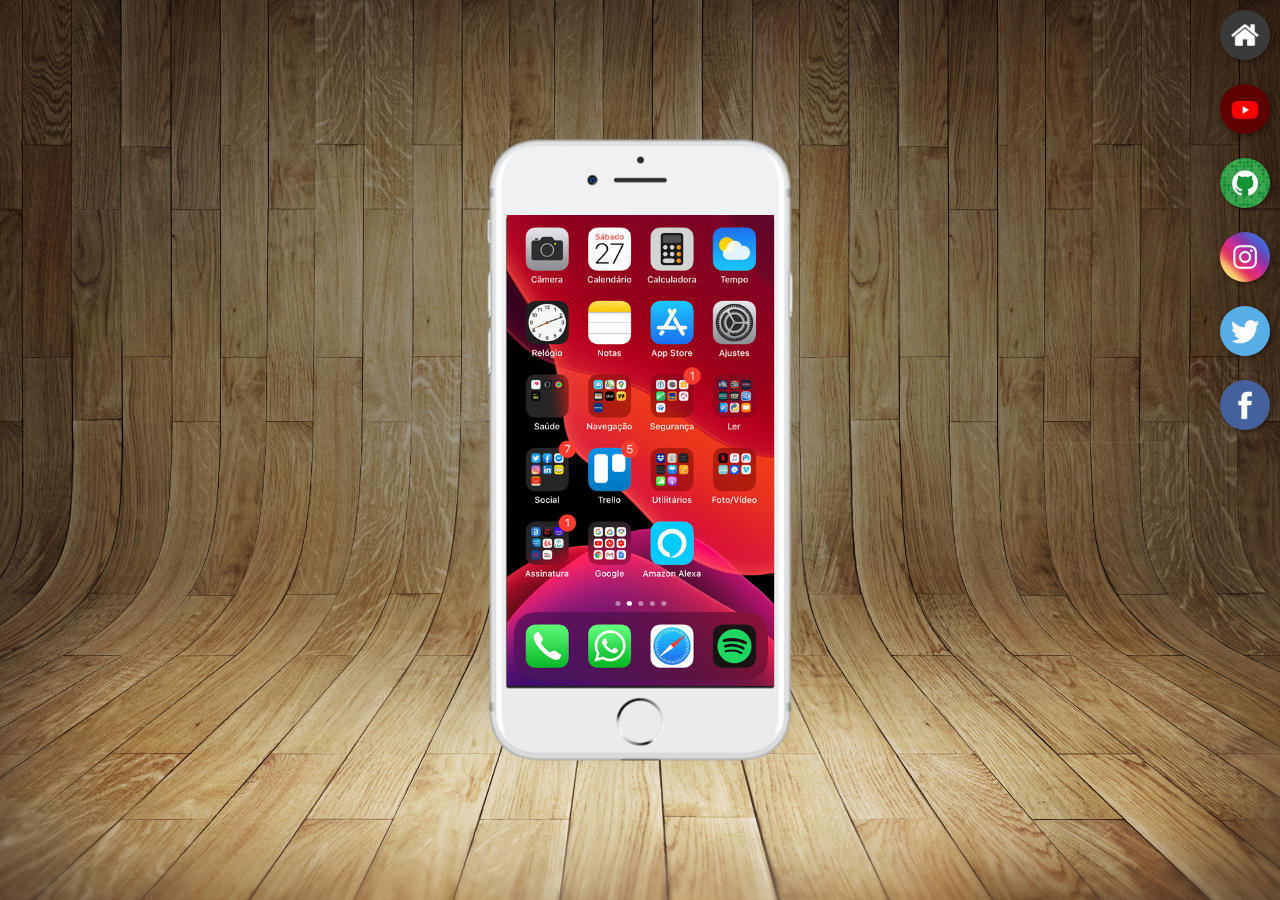
<file: index.html>
<!DOCTYPE html>
<html lang="pt-br">
<head>
    <meta charset="UTF-8">
    <meta name="viewport" content="width=device-width, initial-scale=1.0">
    <title>Projeto Redes Sociais</title>
    <link rel="shortcut icon" href="favicon.ico" type="image/x-icon">
    <link rel="stylesheet" href="estilos/style.css">
</head>
<body>
    <main>
        <section id="telefone">
            <iframe src="social/home.html" name="tela" id="tela" frameborder="0">
                Seu navegador não é compatível com isso.
            </iframe>
        </section>
        <section id="redes-sociais">
            <a href="social/home.html" target="tela"> <img src="imagens/logo-home.jpg" alt="Home"></a>
            <br>
            <a href="social/youtube.html" target="tela"><img src="imagens/logo-youtube.jpg" alt="Youtube"></a>
            <br>
            <a href="social/github.html" target="tela"><img src="imagens/logo-github.jpg" alt="Github"></a>
            <br>
            <a href="social/instagram.html" target="tela"><img src="imagens/logo-instagram.jpg" alt="Instagram"></a>
            <br>
            <a href="social/twitter.html" target="tela"><img src="imagens/logo-twitter.jpg" alt="Twitter"></a>
            <br>
            <a href="social/facebook.html" target="tela"><img src="imagens/logo-facebook.jpg" alt="Facebook"></a>
        </section>
    </main>
</body>
</html>
</file>
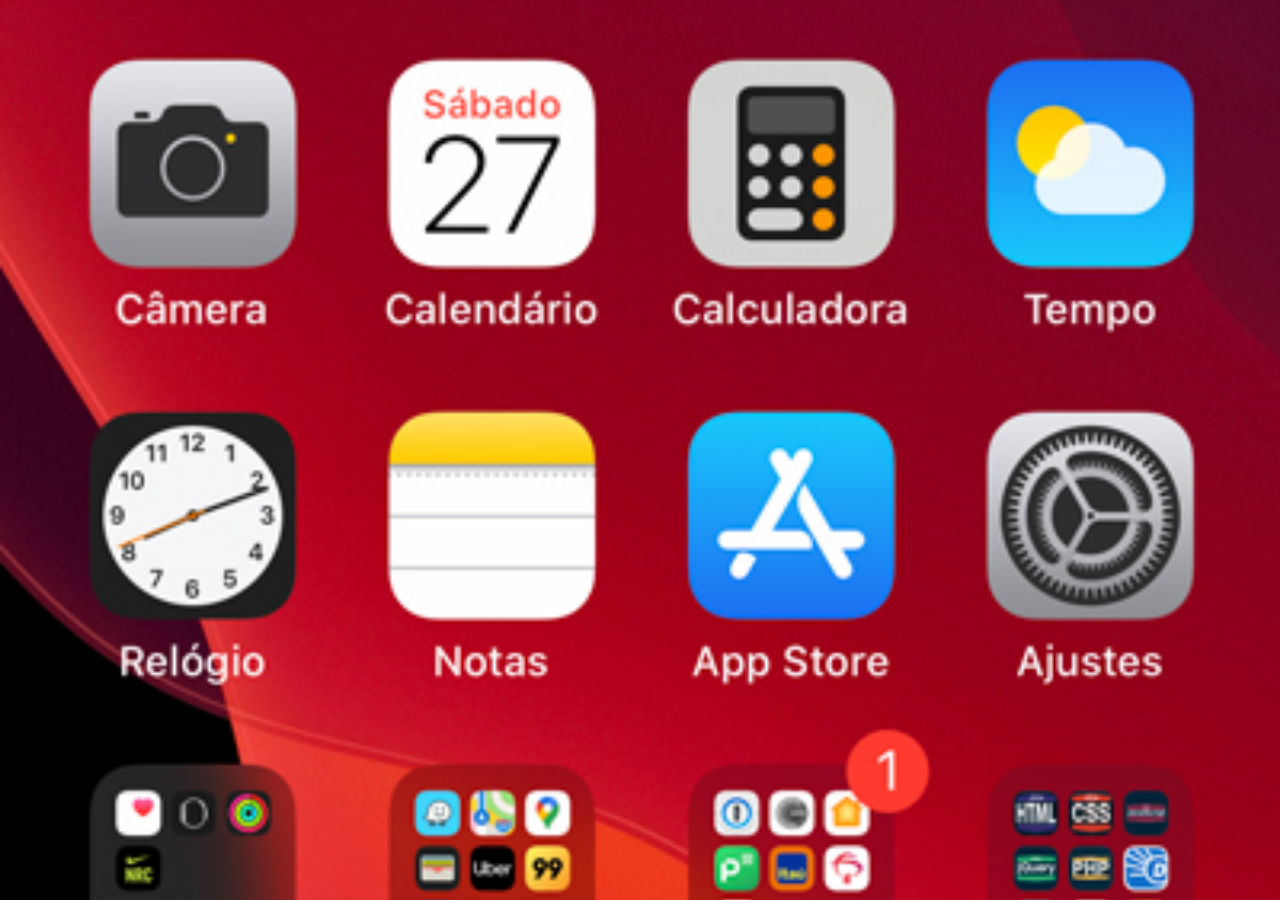
<file: home.html>
<!DOCTYPE html>
<html lang="pt-br">
<head>
    <meta charset="UTF-8">
    <meta name="viewport" content="width=device-width, initial-scale=1.0">
    <title>Document</title>
 
</head>
<style>
    *{
        margin:0px;
        padding: 0px;
    }


    body{
        width: 100vw;
        height: 100vh;
        background: black url("imagens/tela-home.jpg") no-repeat top center;
        background-size: cover;
    }
</style>
<body>
    
</body>
</html>
</file>
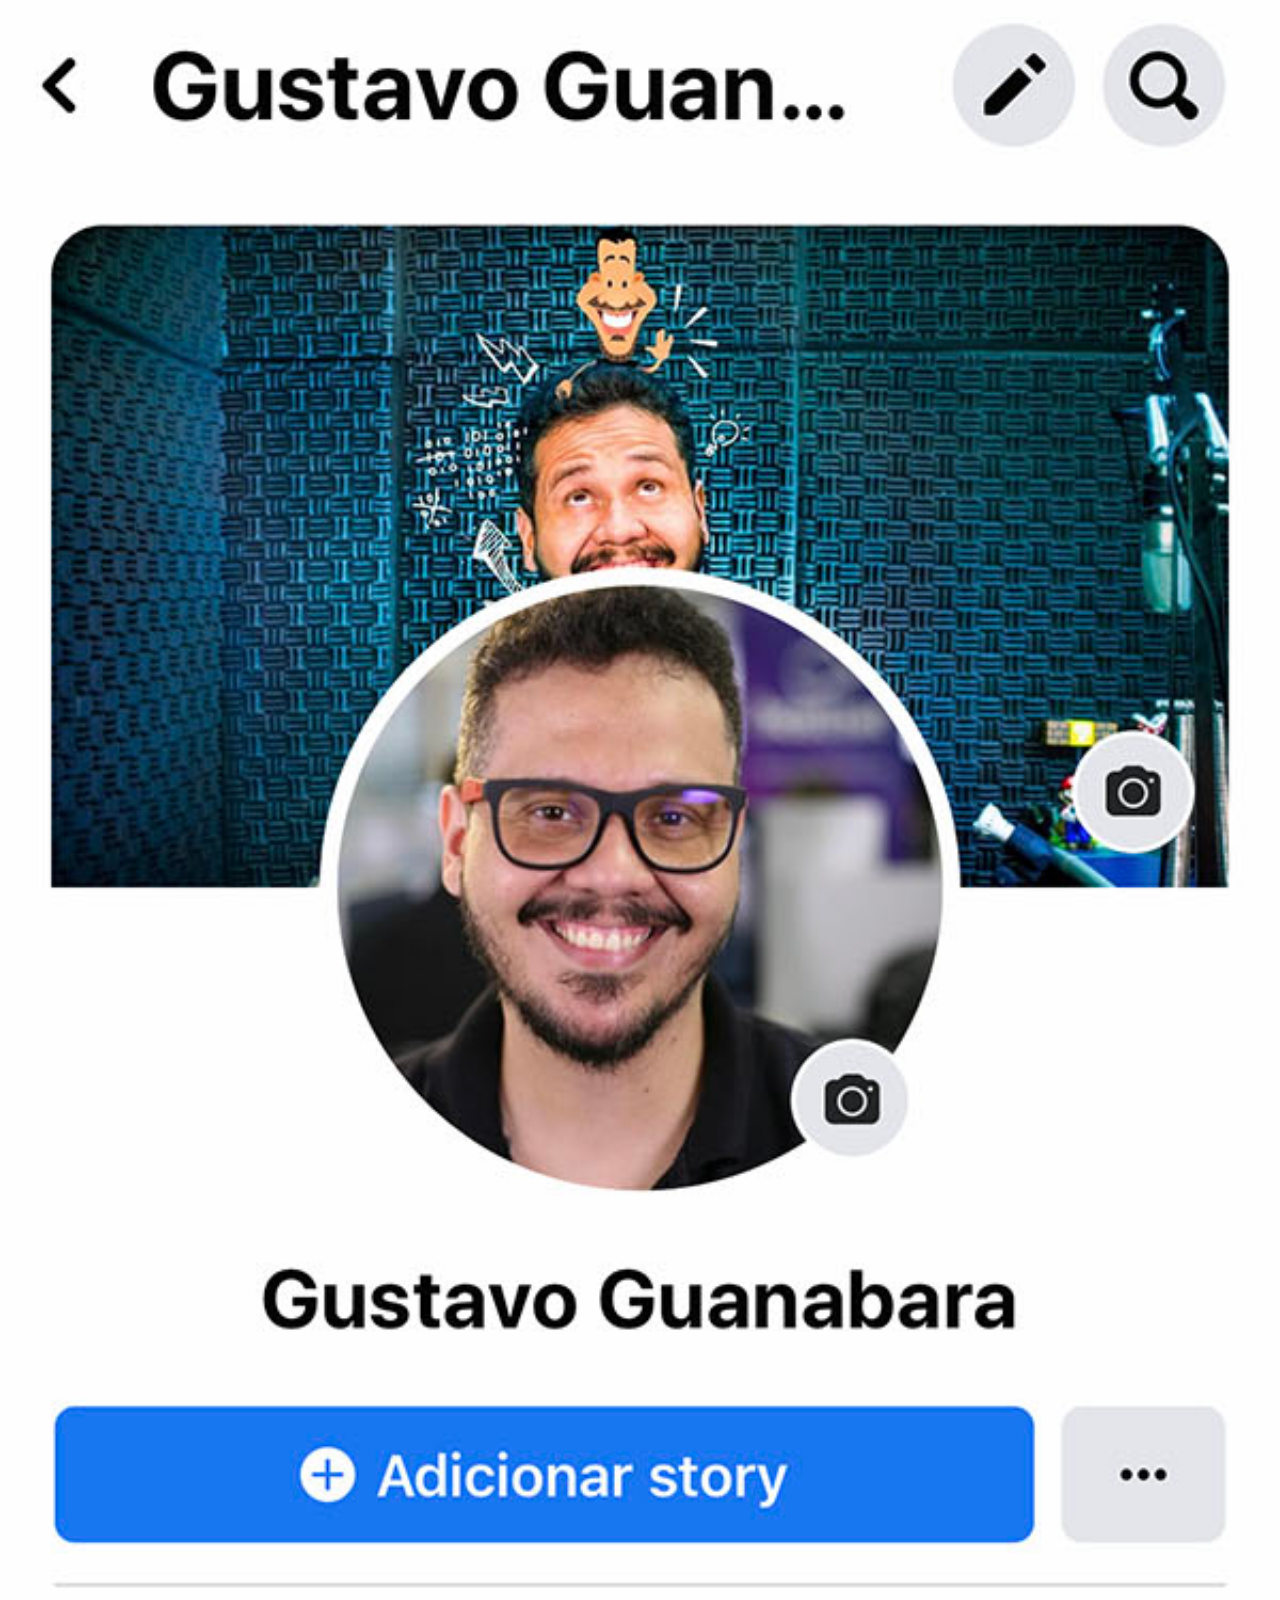
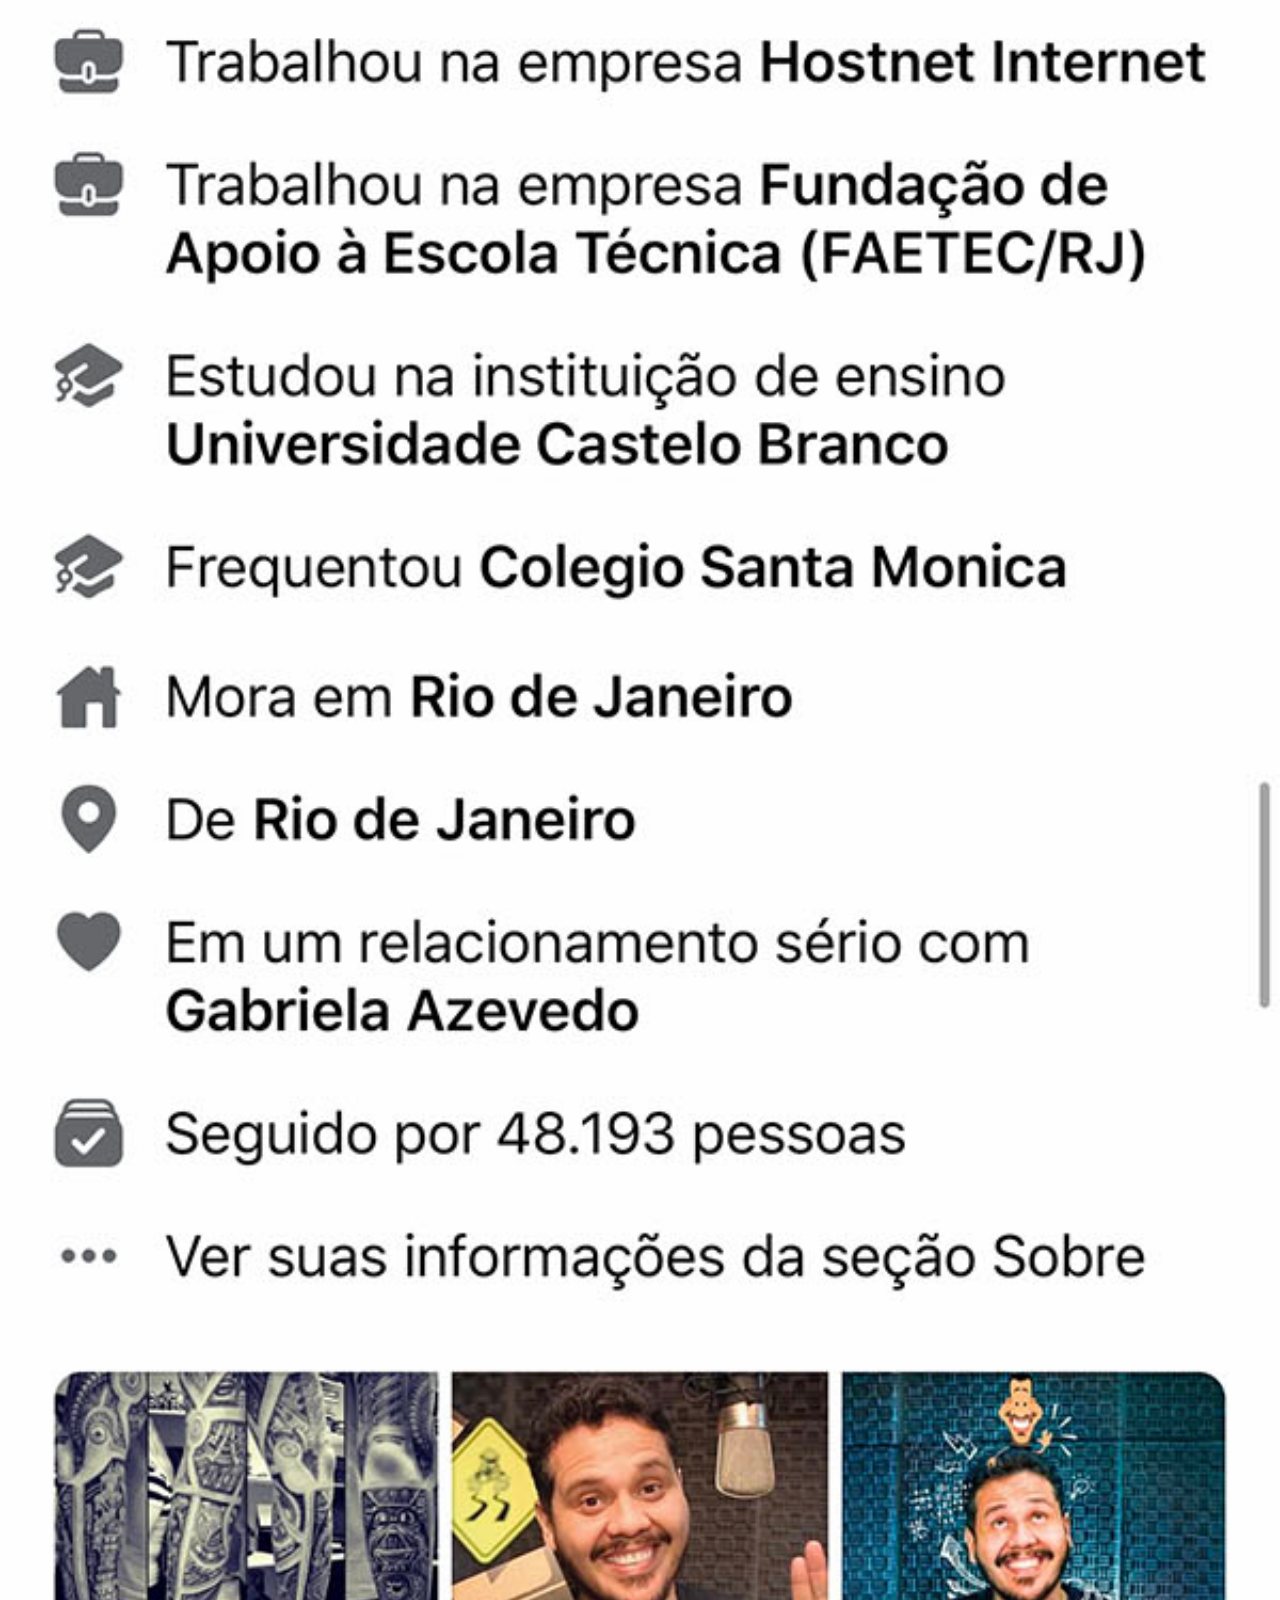
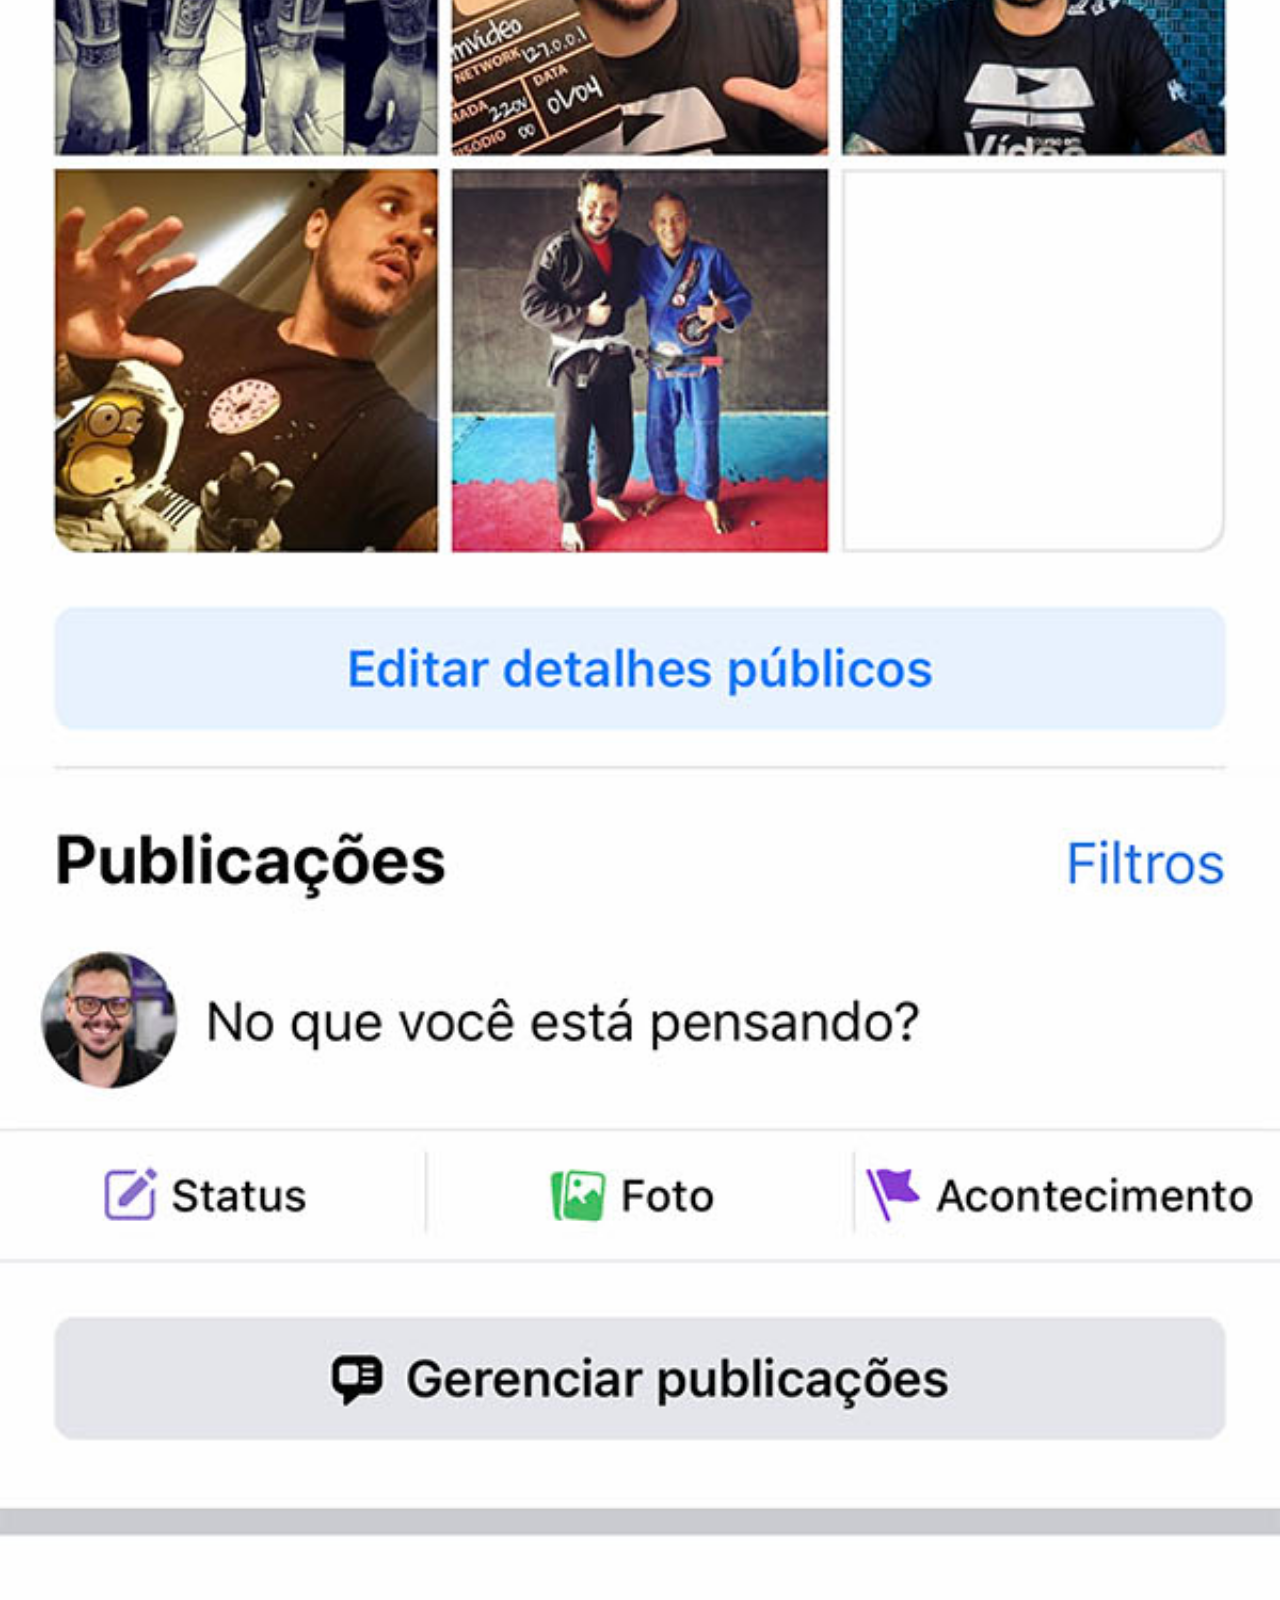
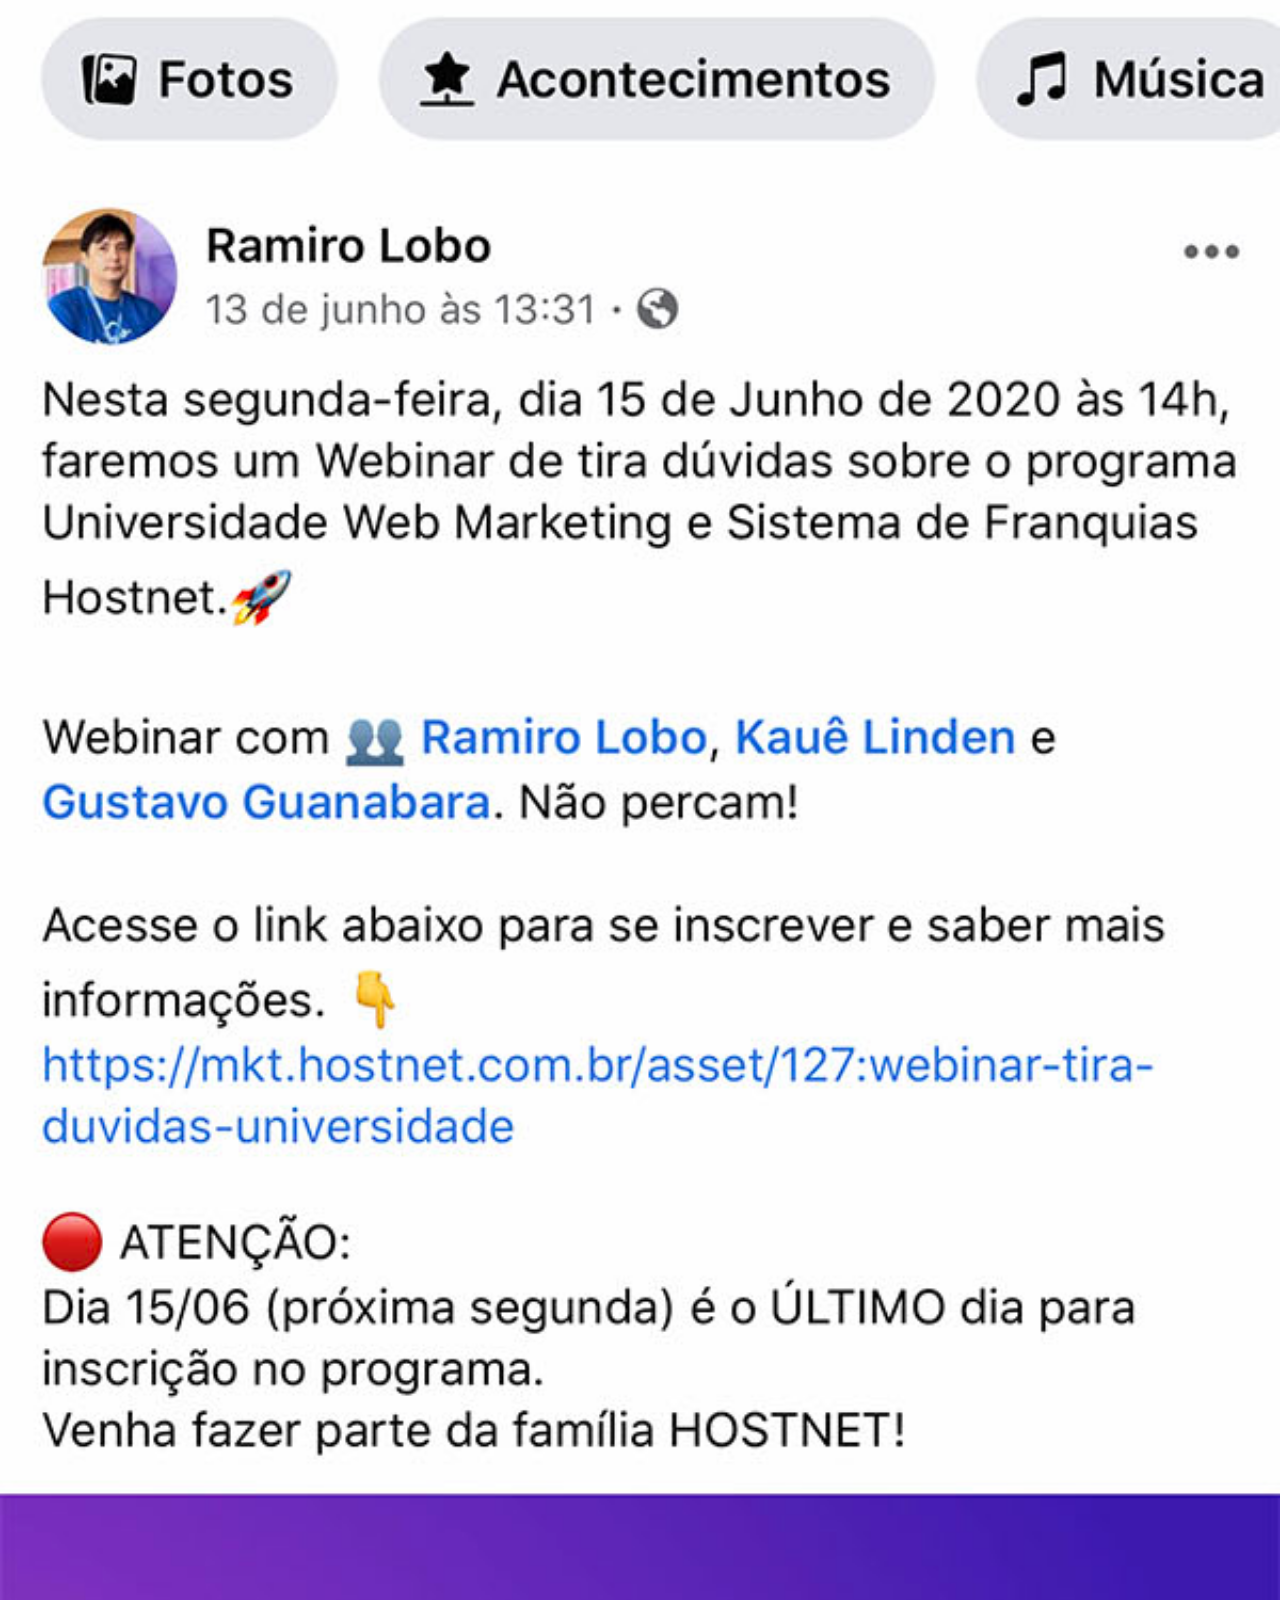
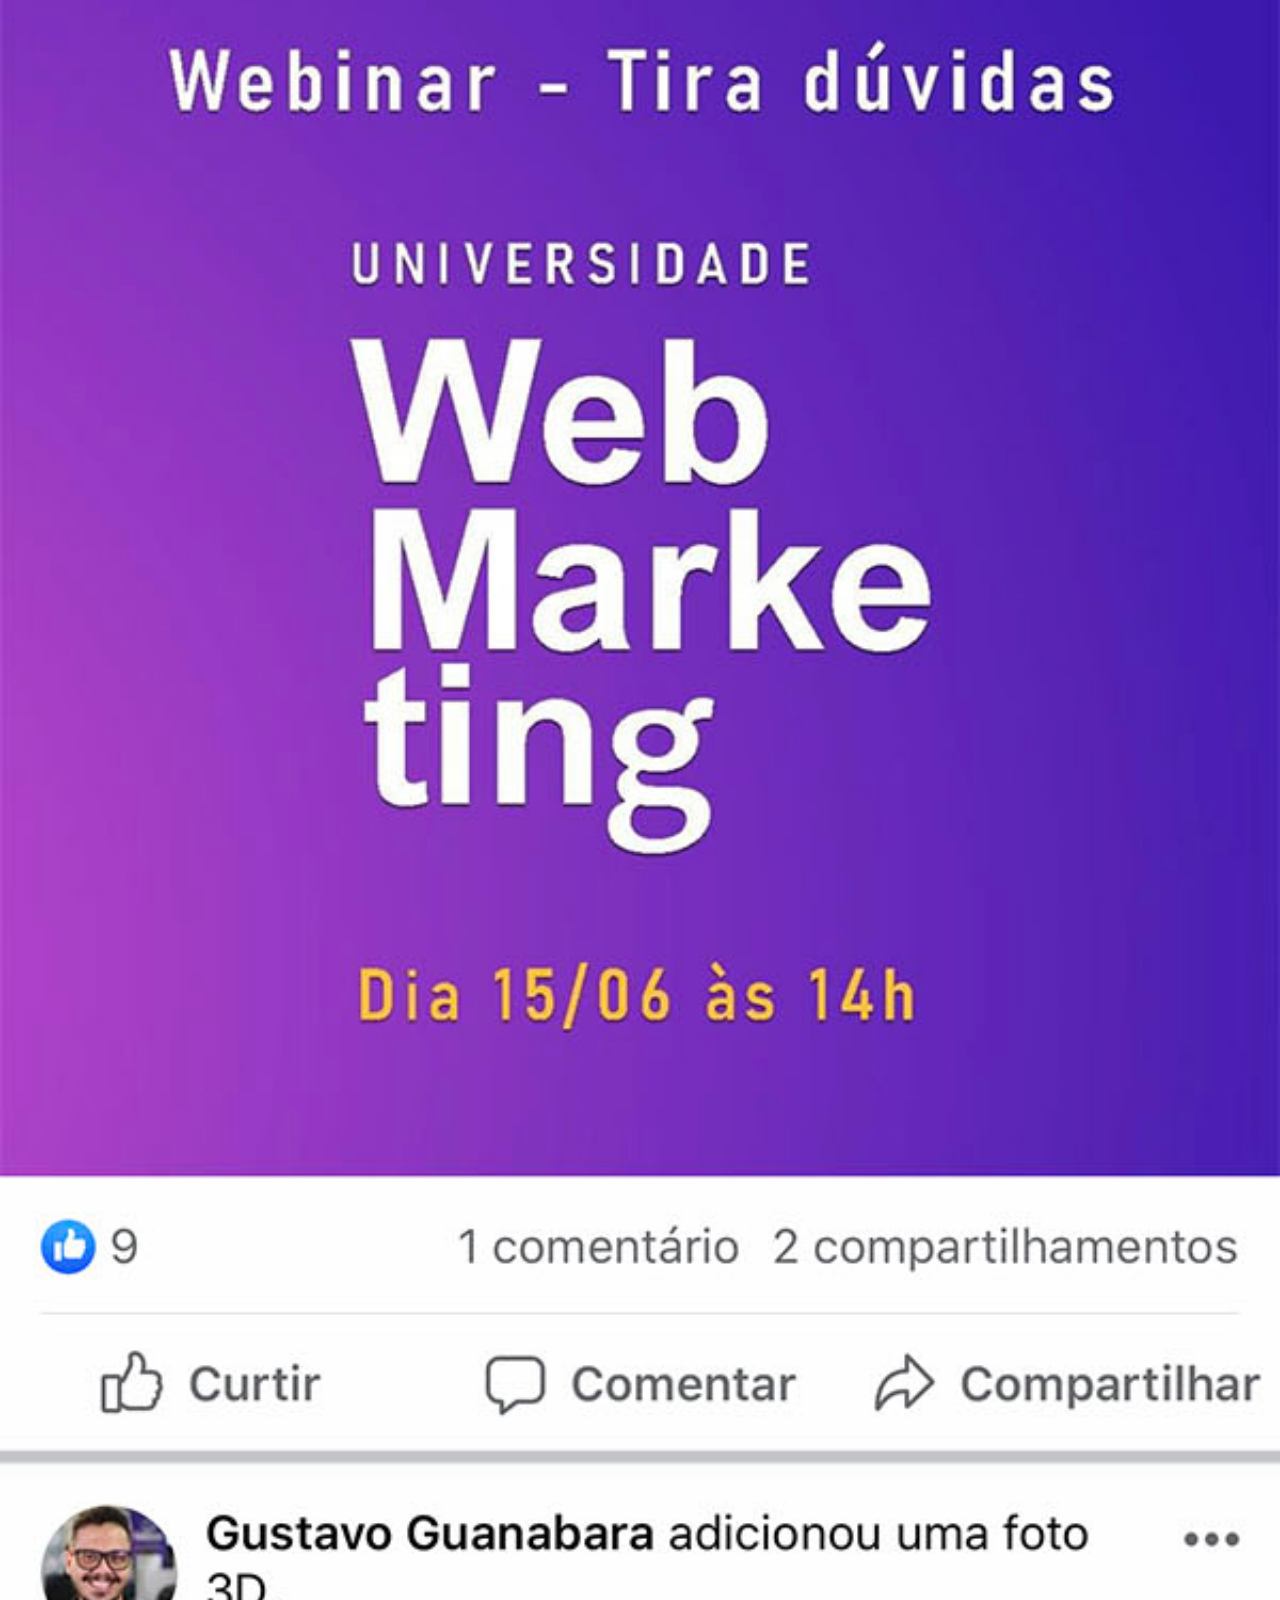
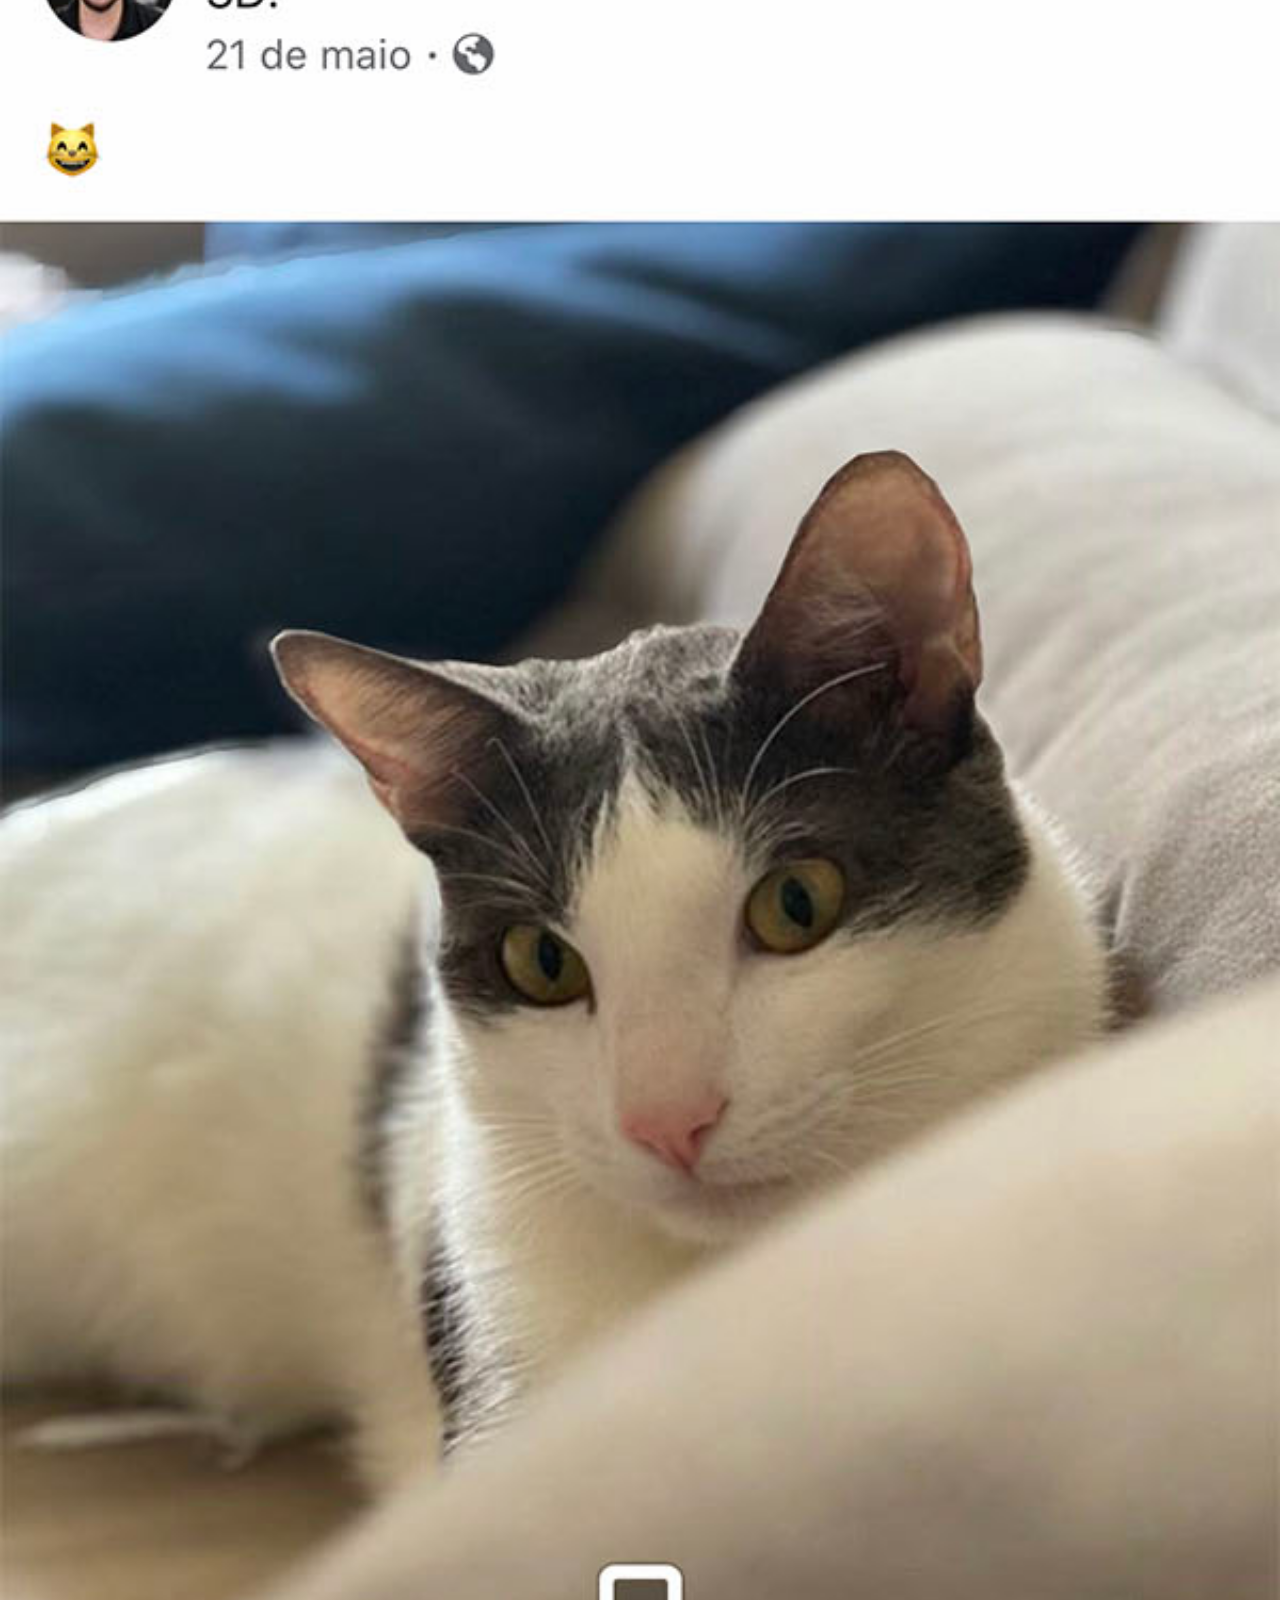
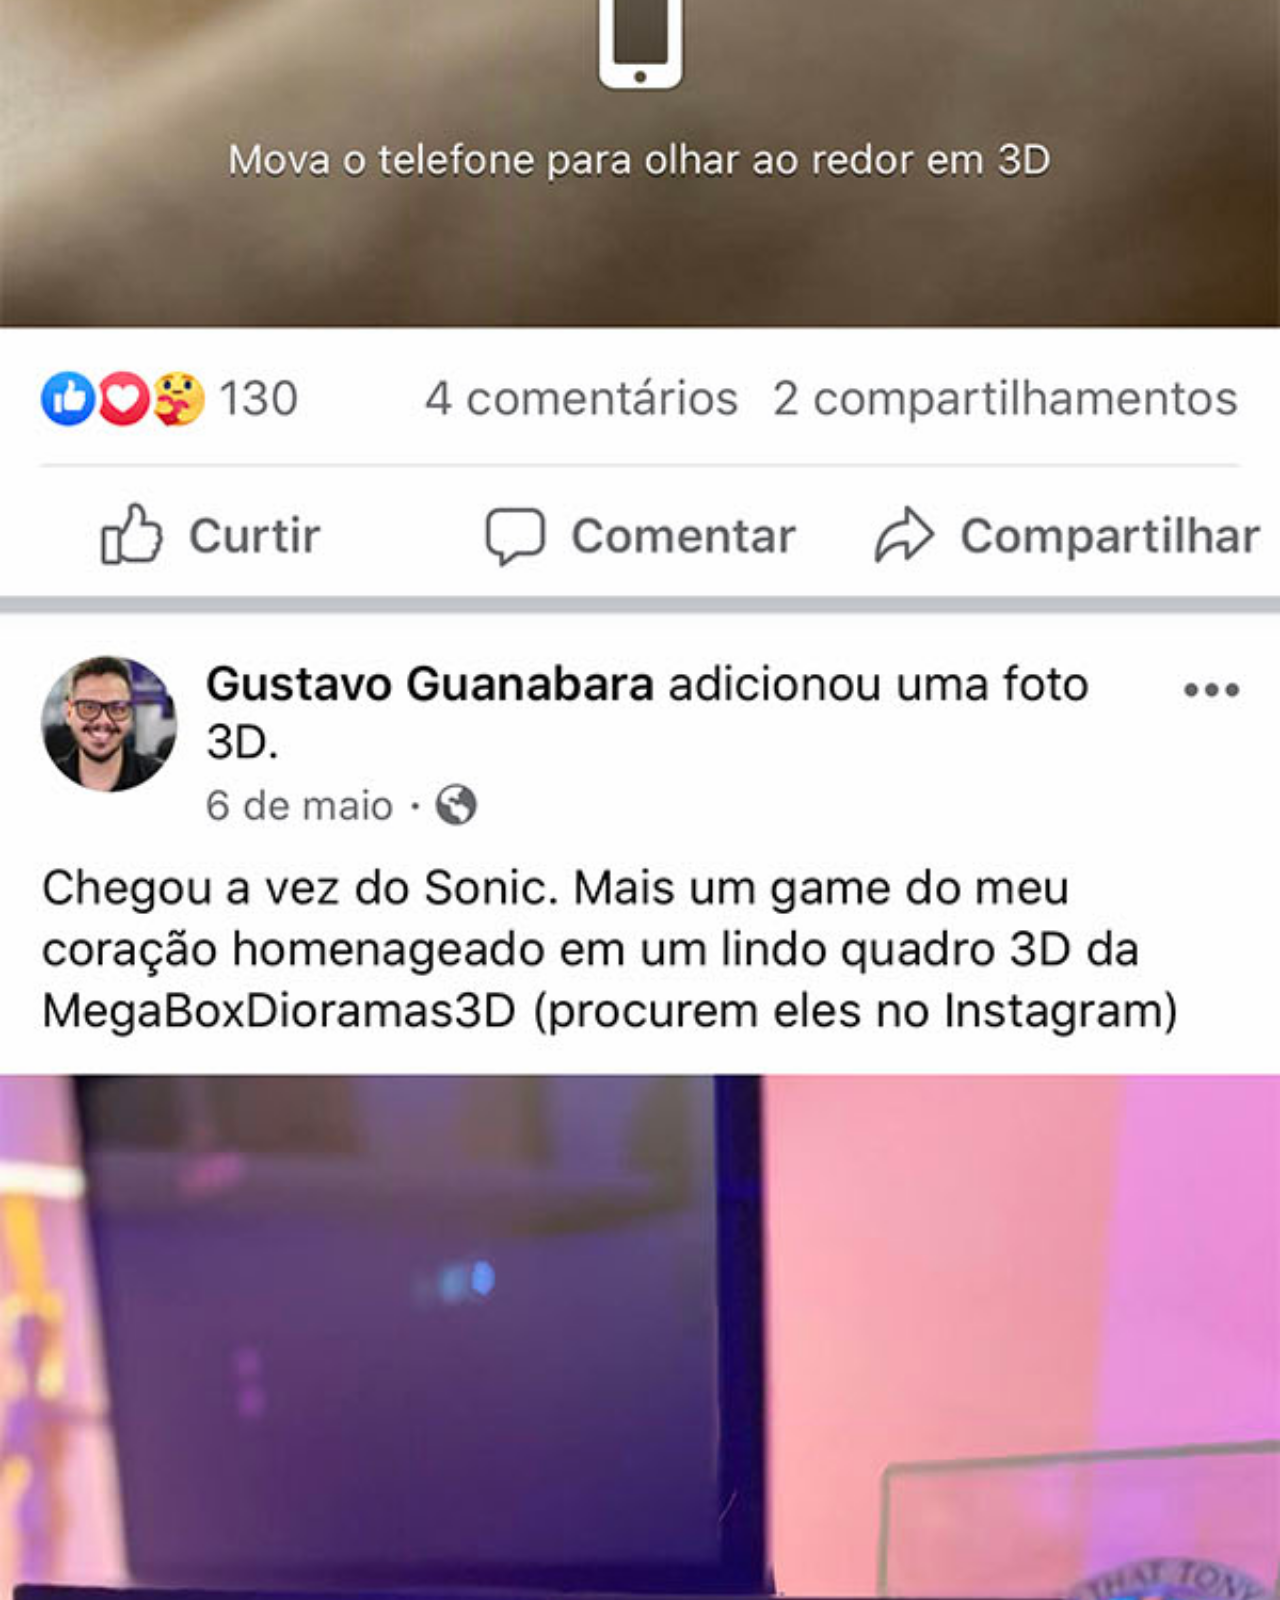
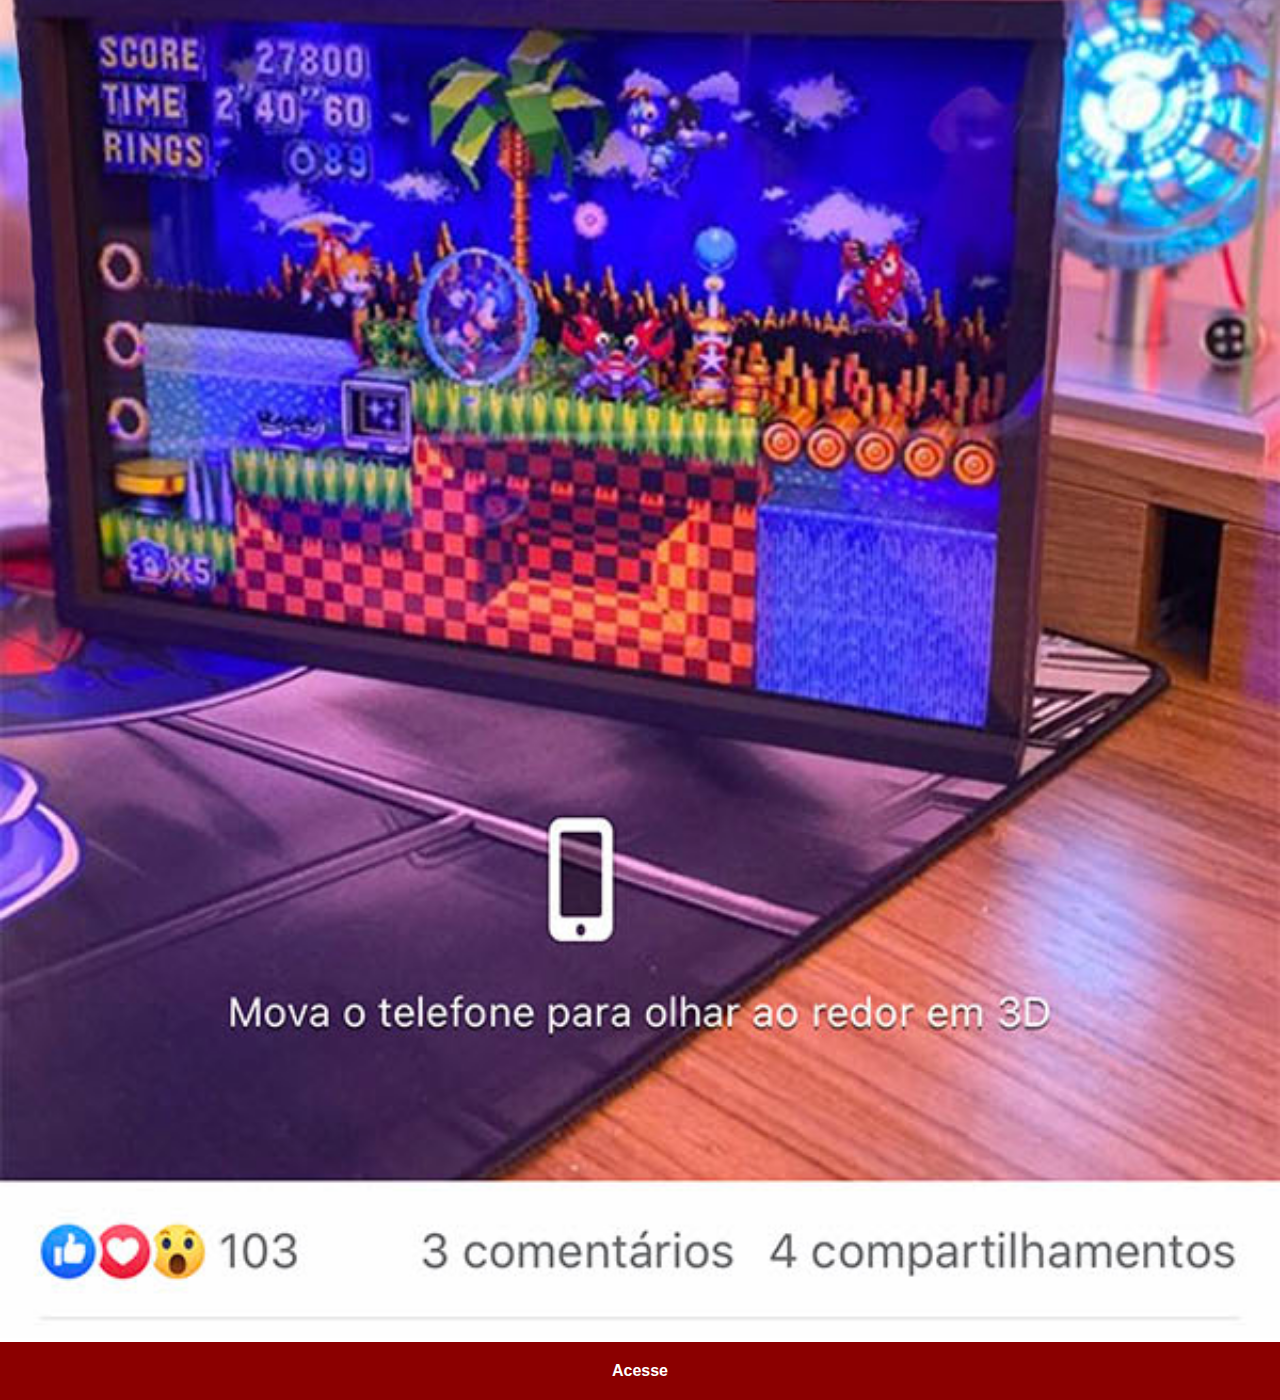
<file: social/facebook.html>
<!DOCTYPE html>
<html lang="pt-br">
<head>
    <meta charset="UTF-8">
    <meta name="viewport" content="width=device-width, initial-scale=1.0">
    <title>FaceBook</title>
    <link rel="stylesheet" href="../estilos/social.css">
</head>
<body>
    <img src="../imagens/tela-facebook.jpg" alt=""></img>
    <a href="https://www.facebook.com/CursosEmVideo/" target="_blank">Acesse</a>
</body>
</html>
</file>
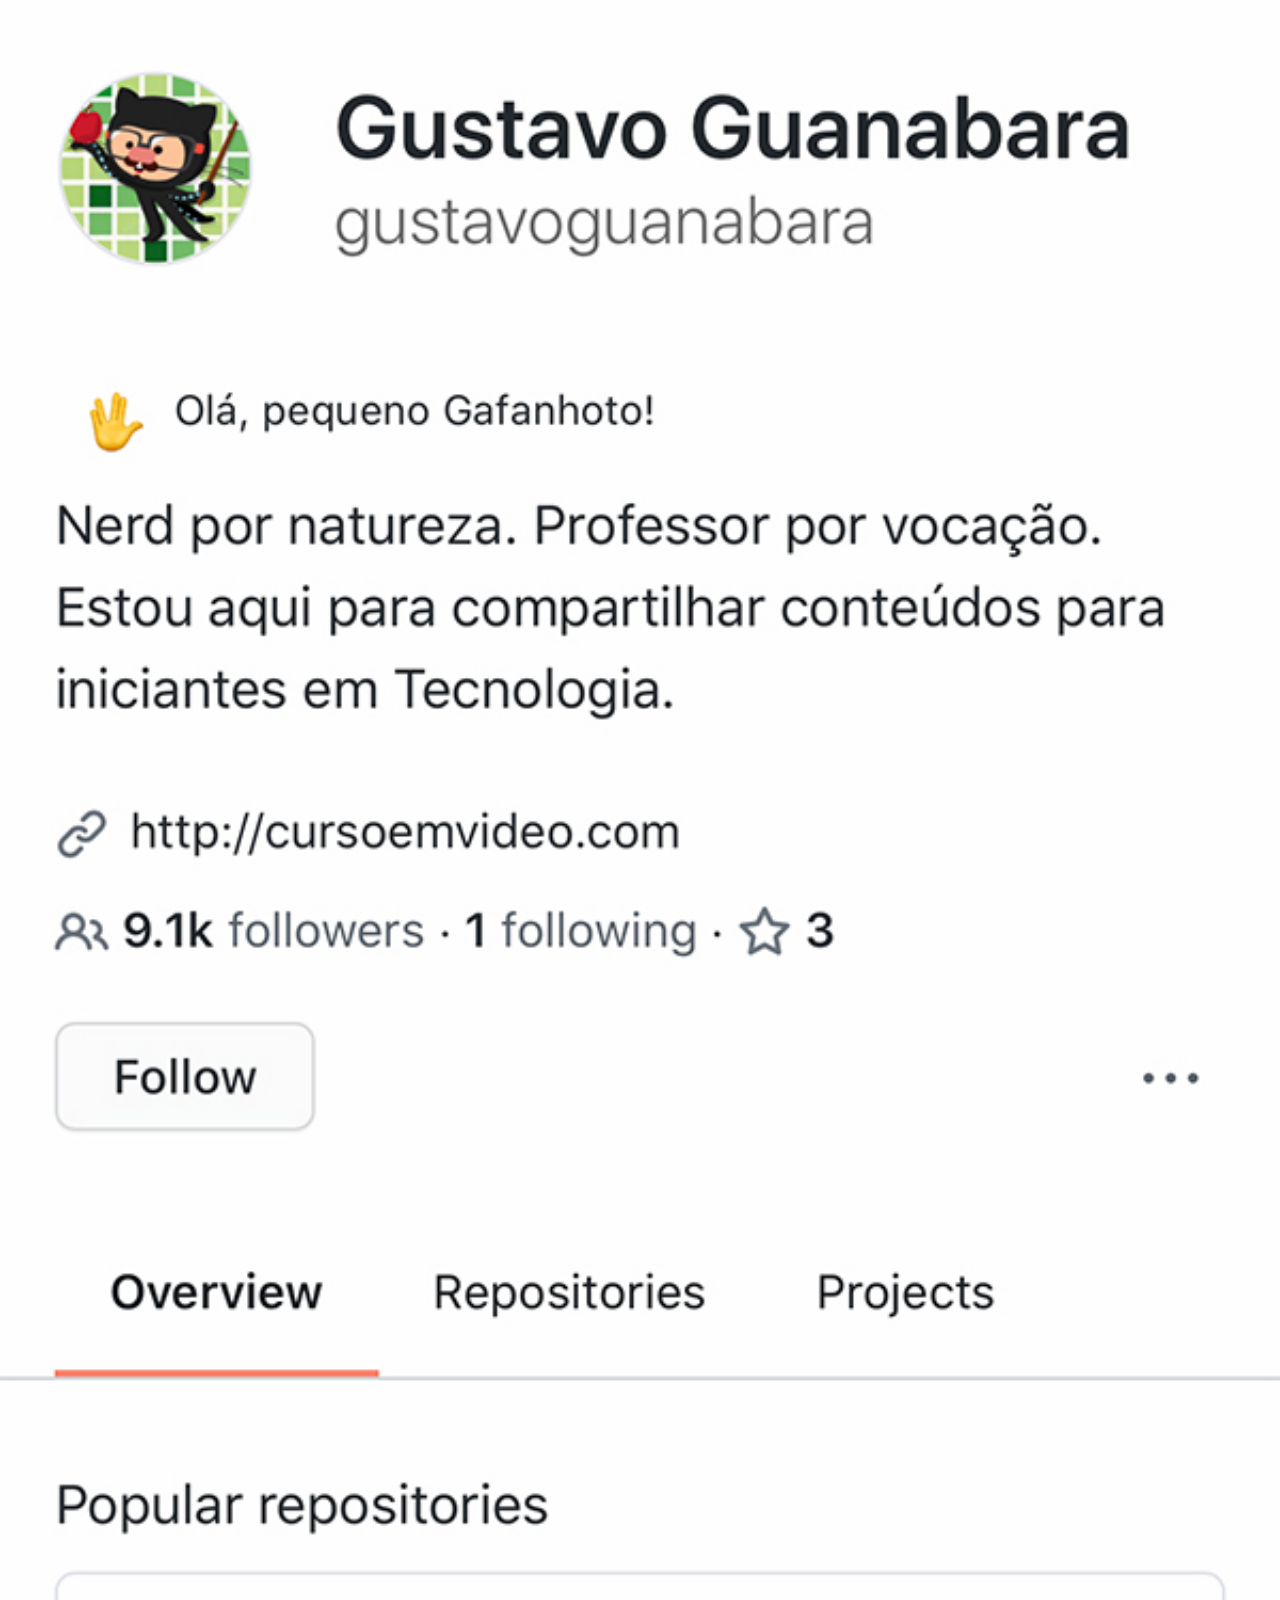
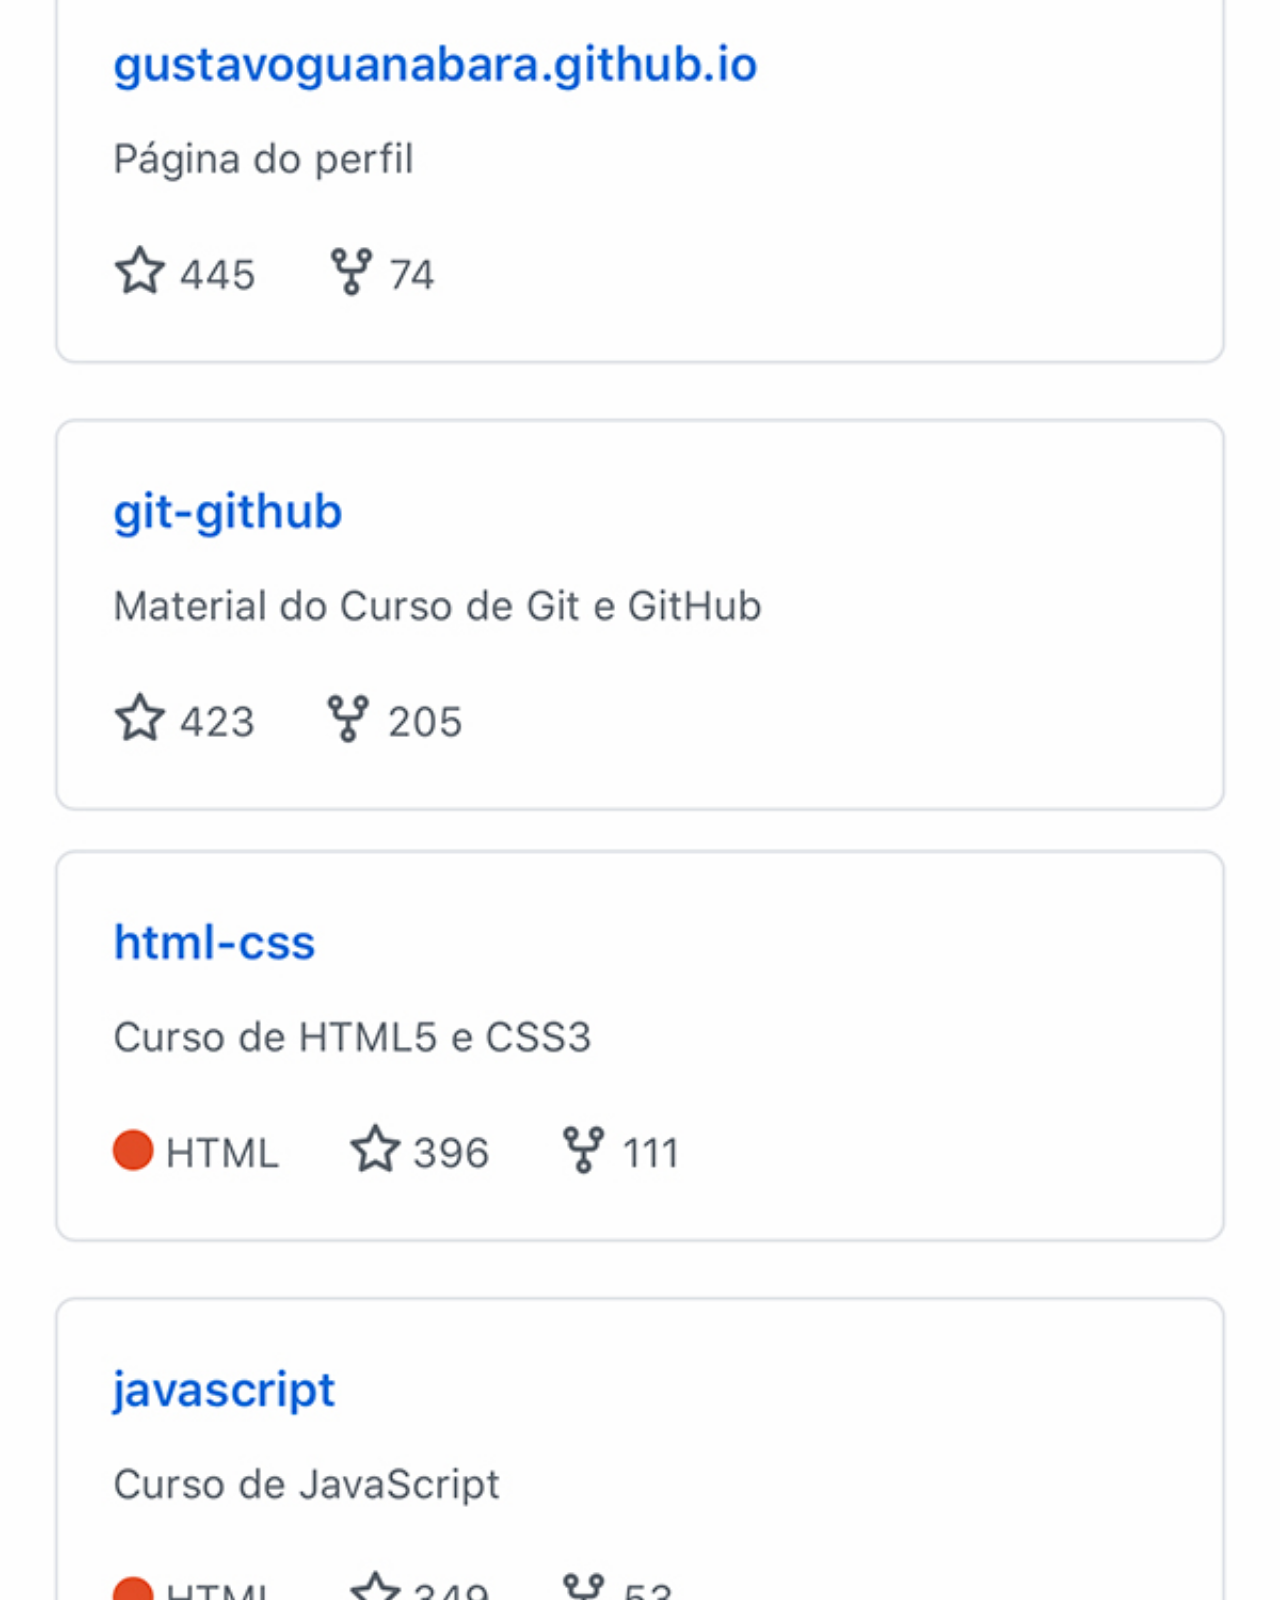
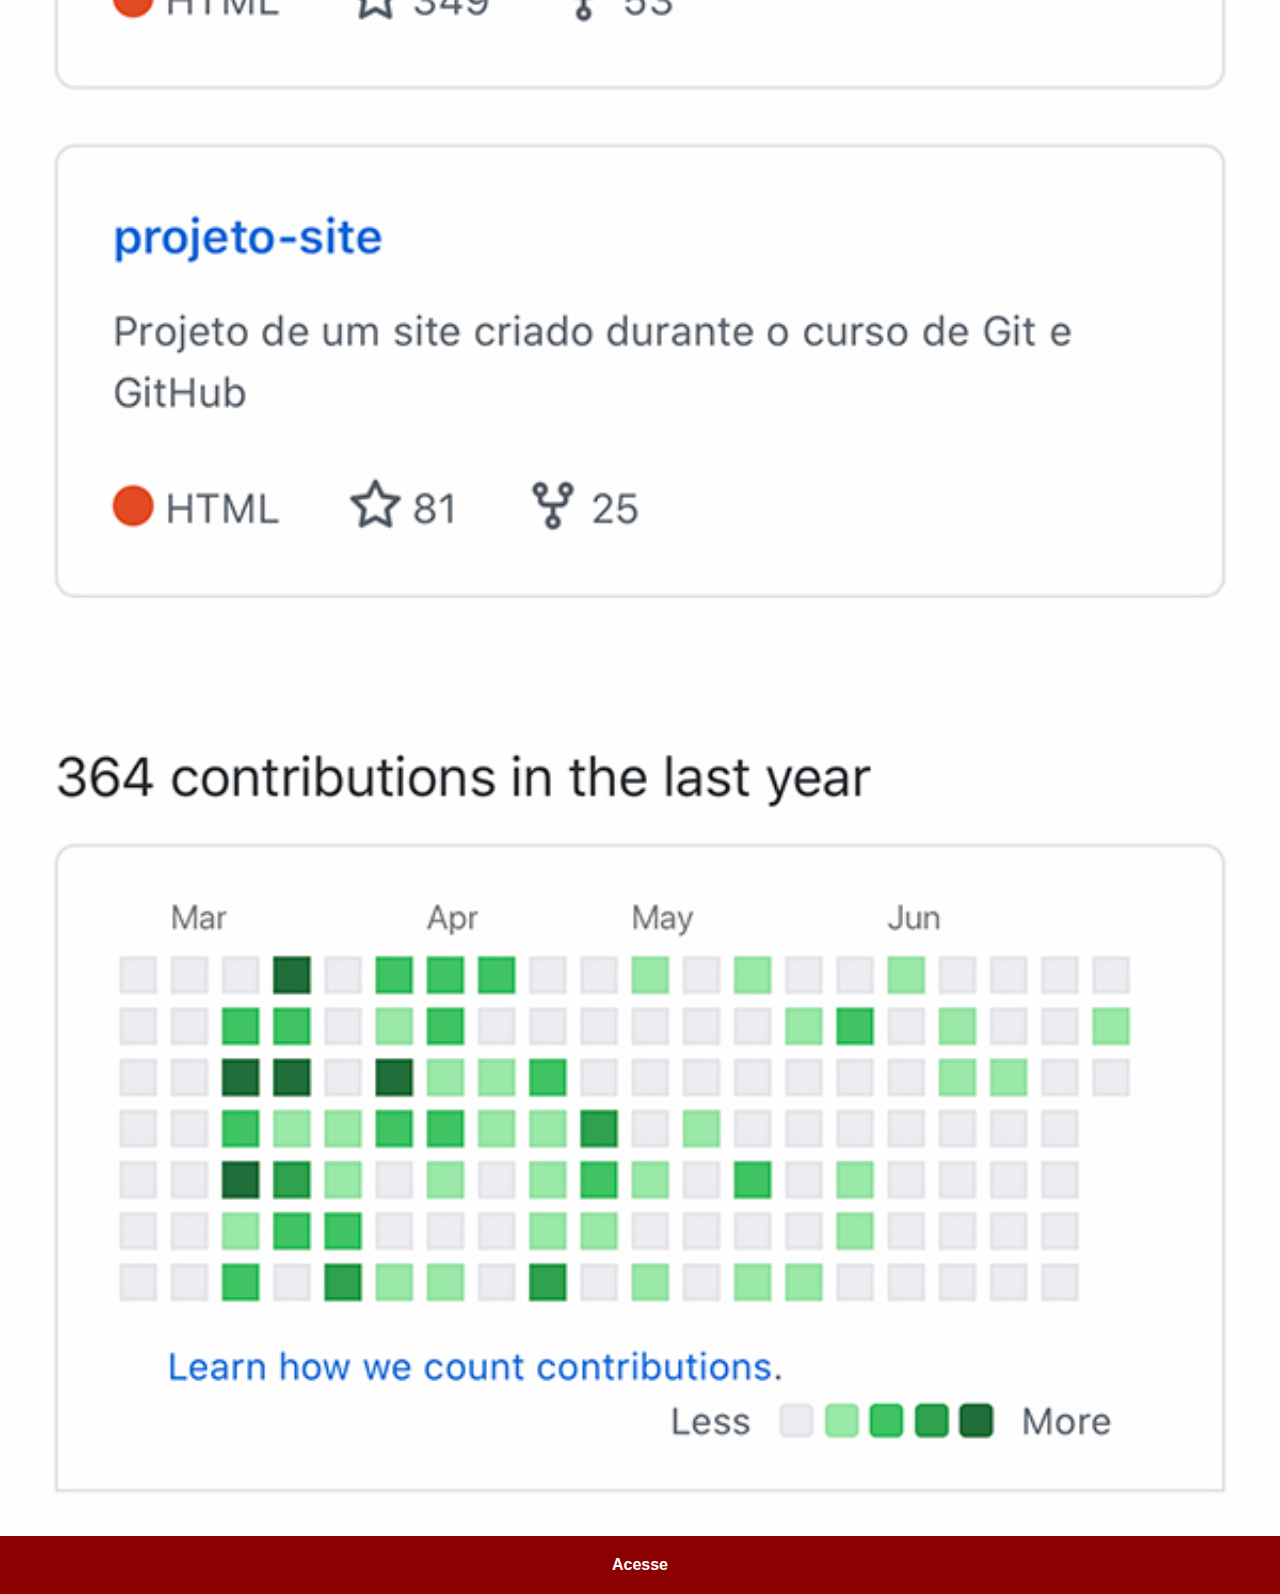
<file: social/github.html>
<!DOCTYPE html>
<html lang="pt-br">
<head>
    <meta charset="UTF-8">
    <meta name="viewport" content="width=device-width, initial-scale=1.0">
    <title>Github</title>
    <link rel="stylesheet" href="../estilos/social.css">
</head>
<body>
    <img src="../imagens/tela-github.jpg" alt="">
    <a href="https://github.com/gustavoguanabara/" target="_blank">Acesse</a>
</body>
</html>
</file>
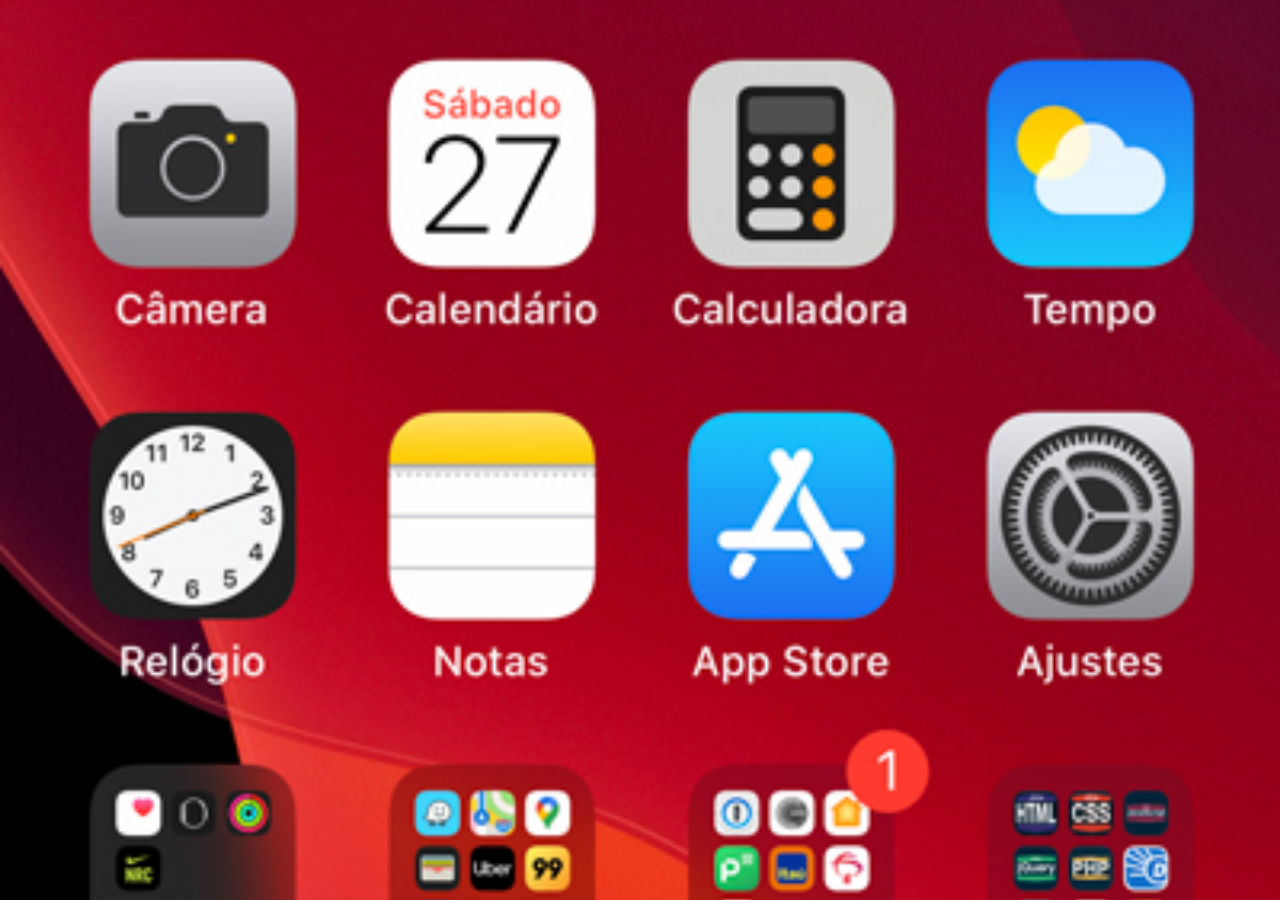
<file: social/home.html>
<!DOCTYPE html>
<html lang="pt-br">
<head>
    <meta charset="UTF-8">
    <meta name="viewport" content="width=device-width, initial-scale=1.0">
    <title>Document</title>
    
 
</head>
<style>
    *{
        margin:0px;
        padding: 0px;
    }


    body{
        width: 100vw;
        height: 100vh;
        background: black url("../imagens/tela-home.jpg") no-repeat top center;
        background-size: cover;
    }
</style>
<body>
    
</body>
</html>
</file>
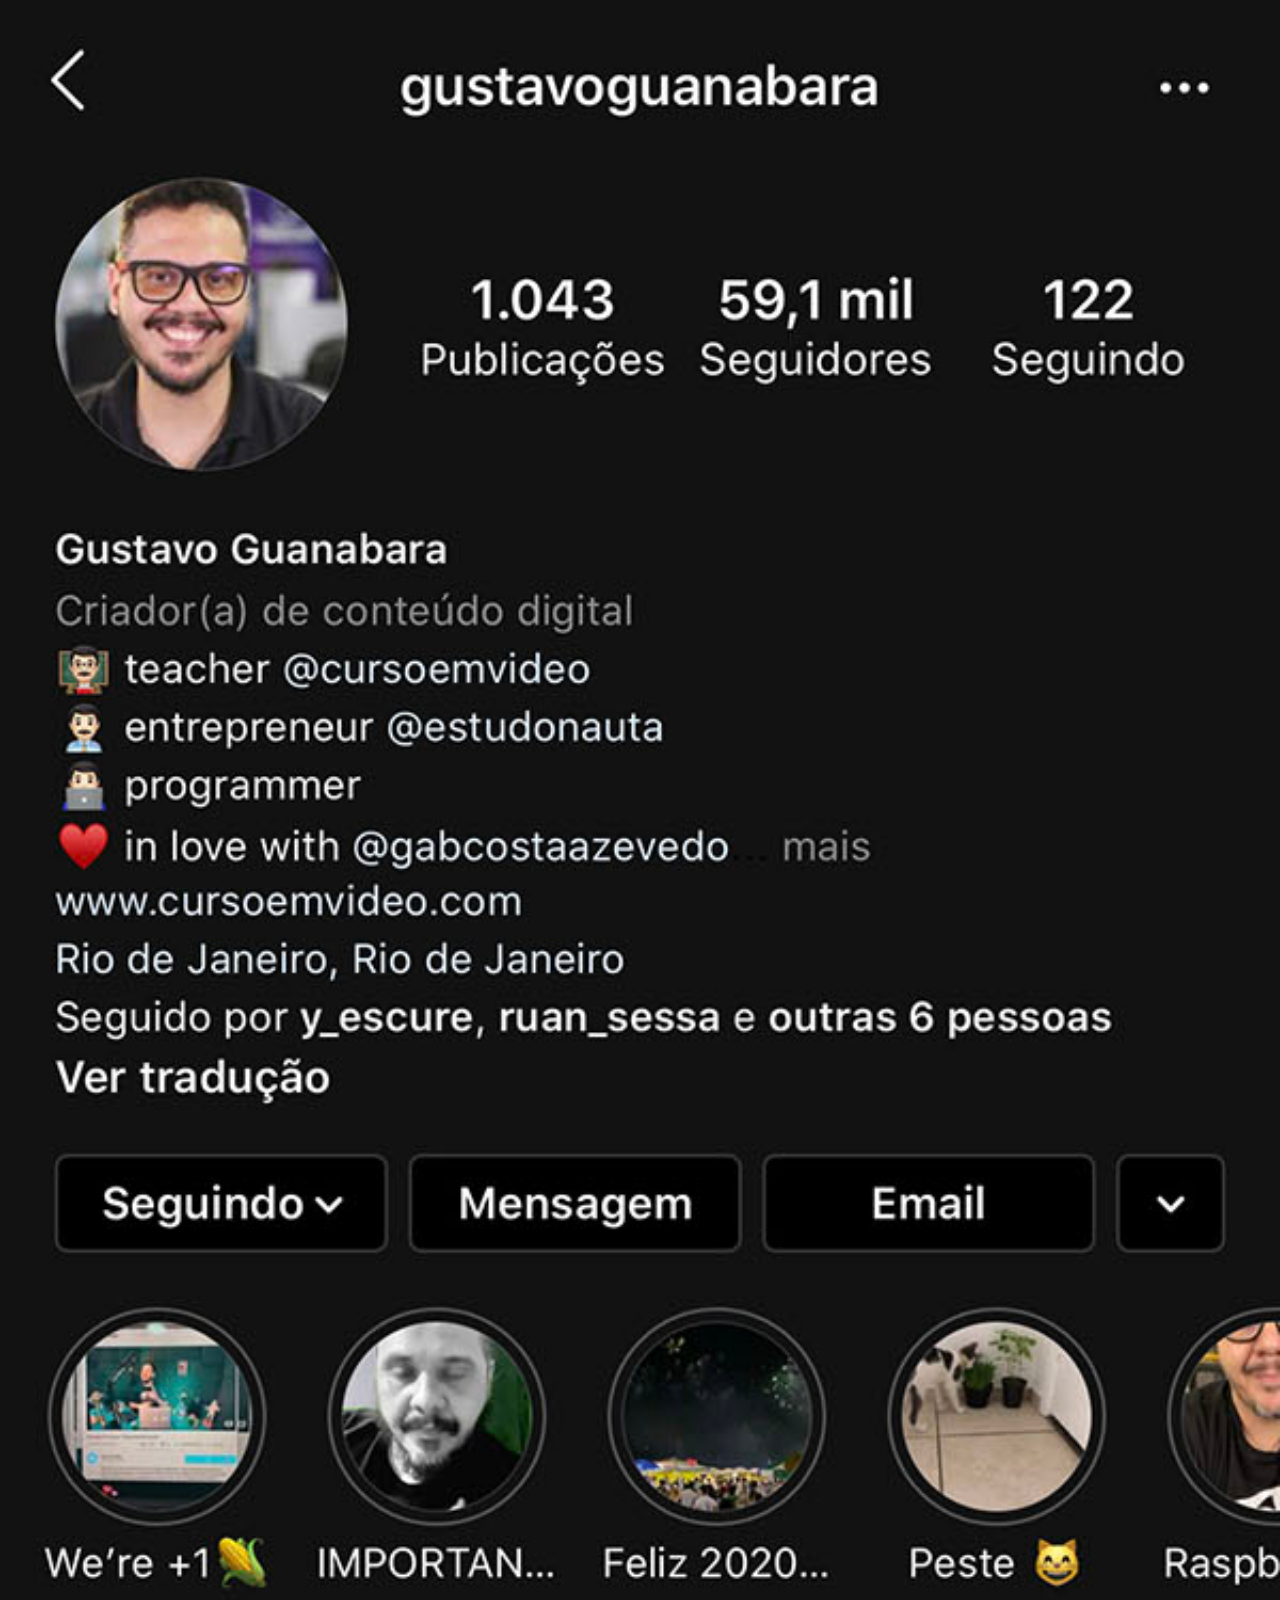
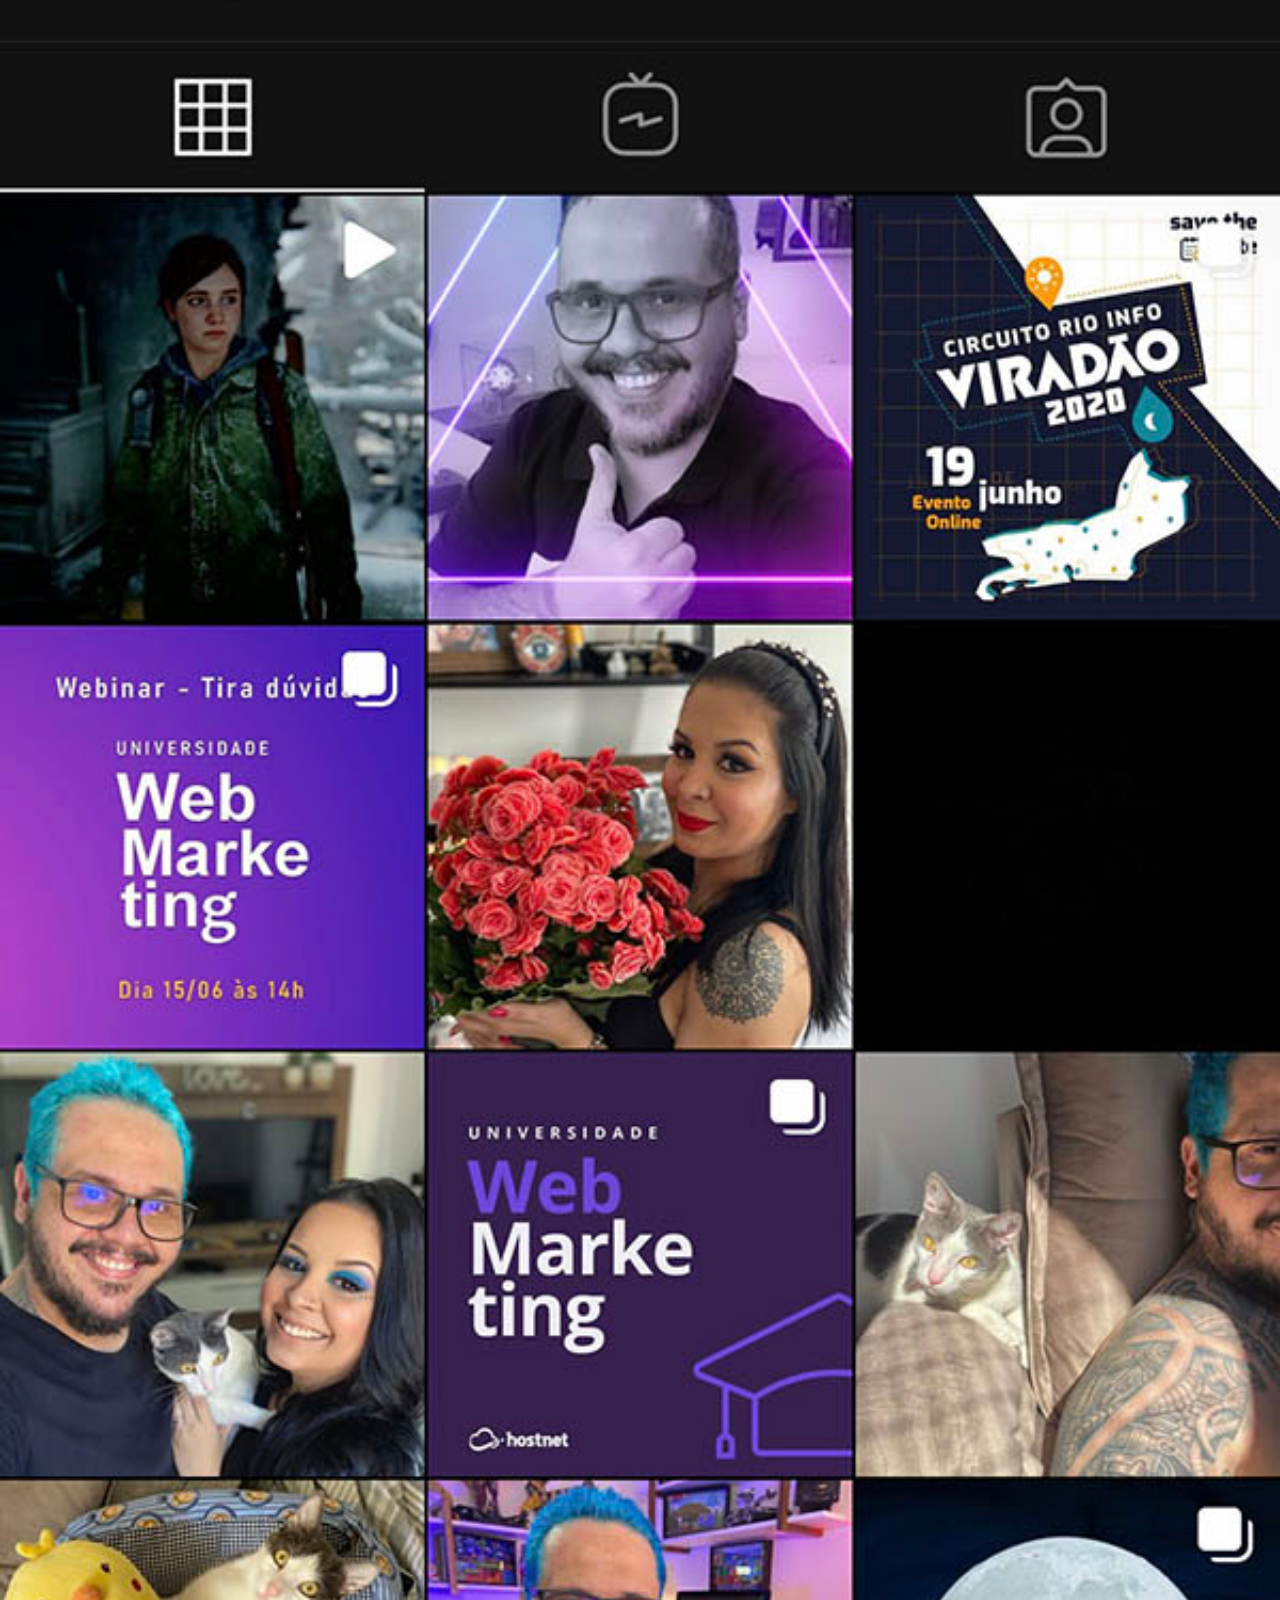
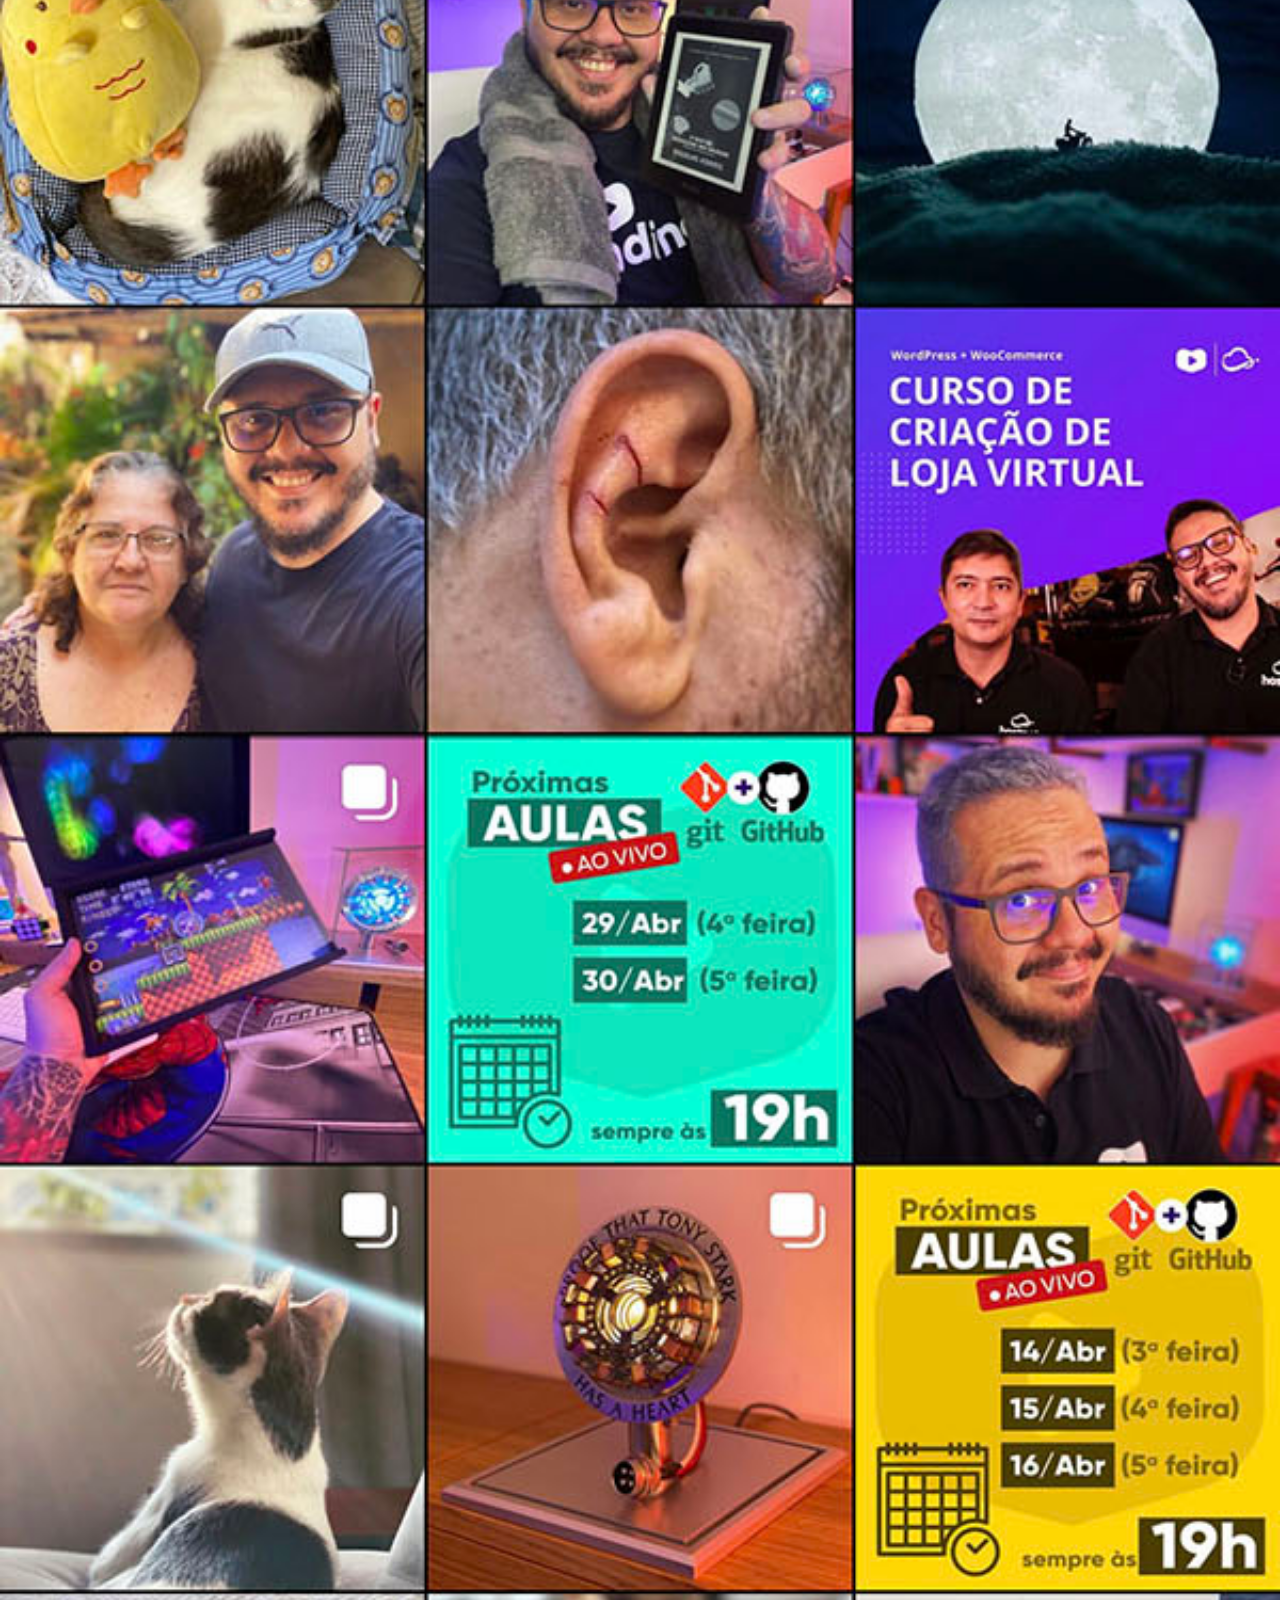
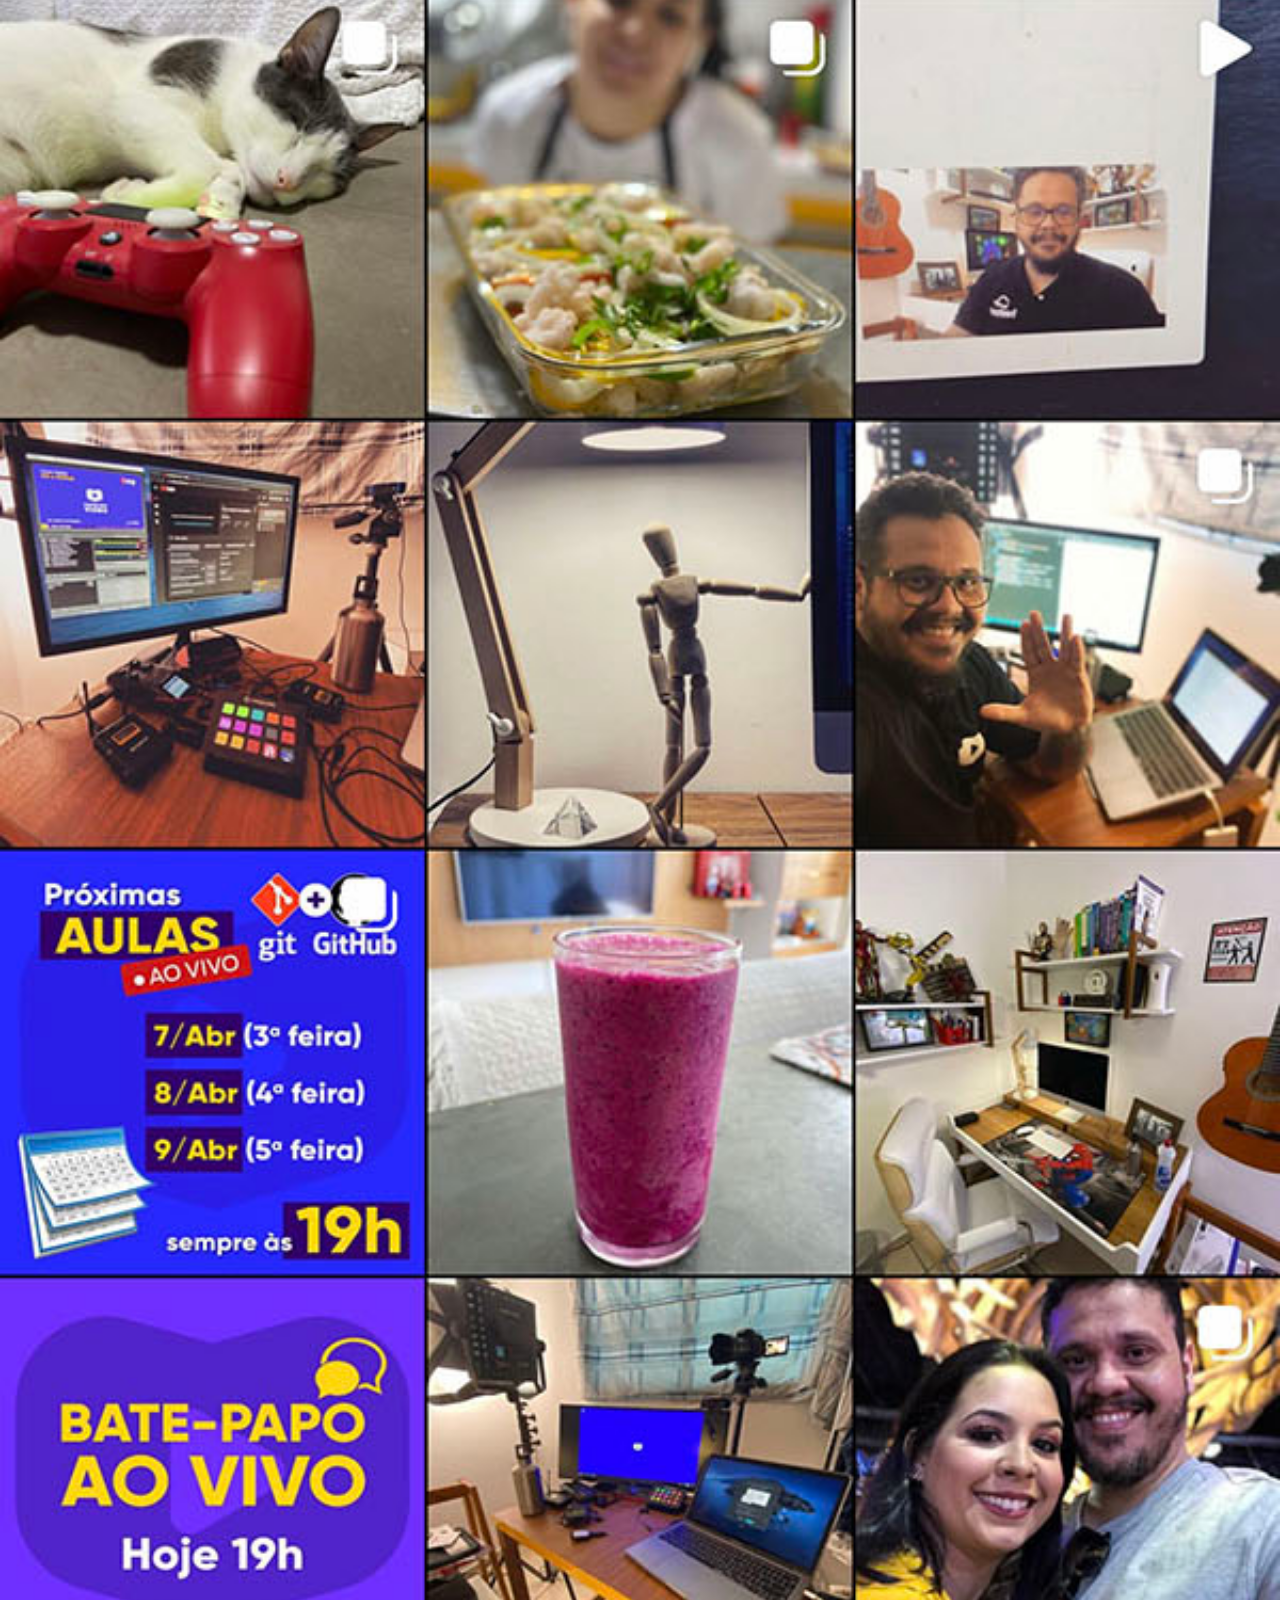
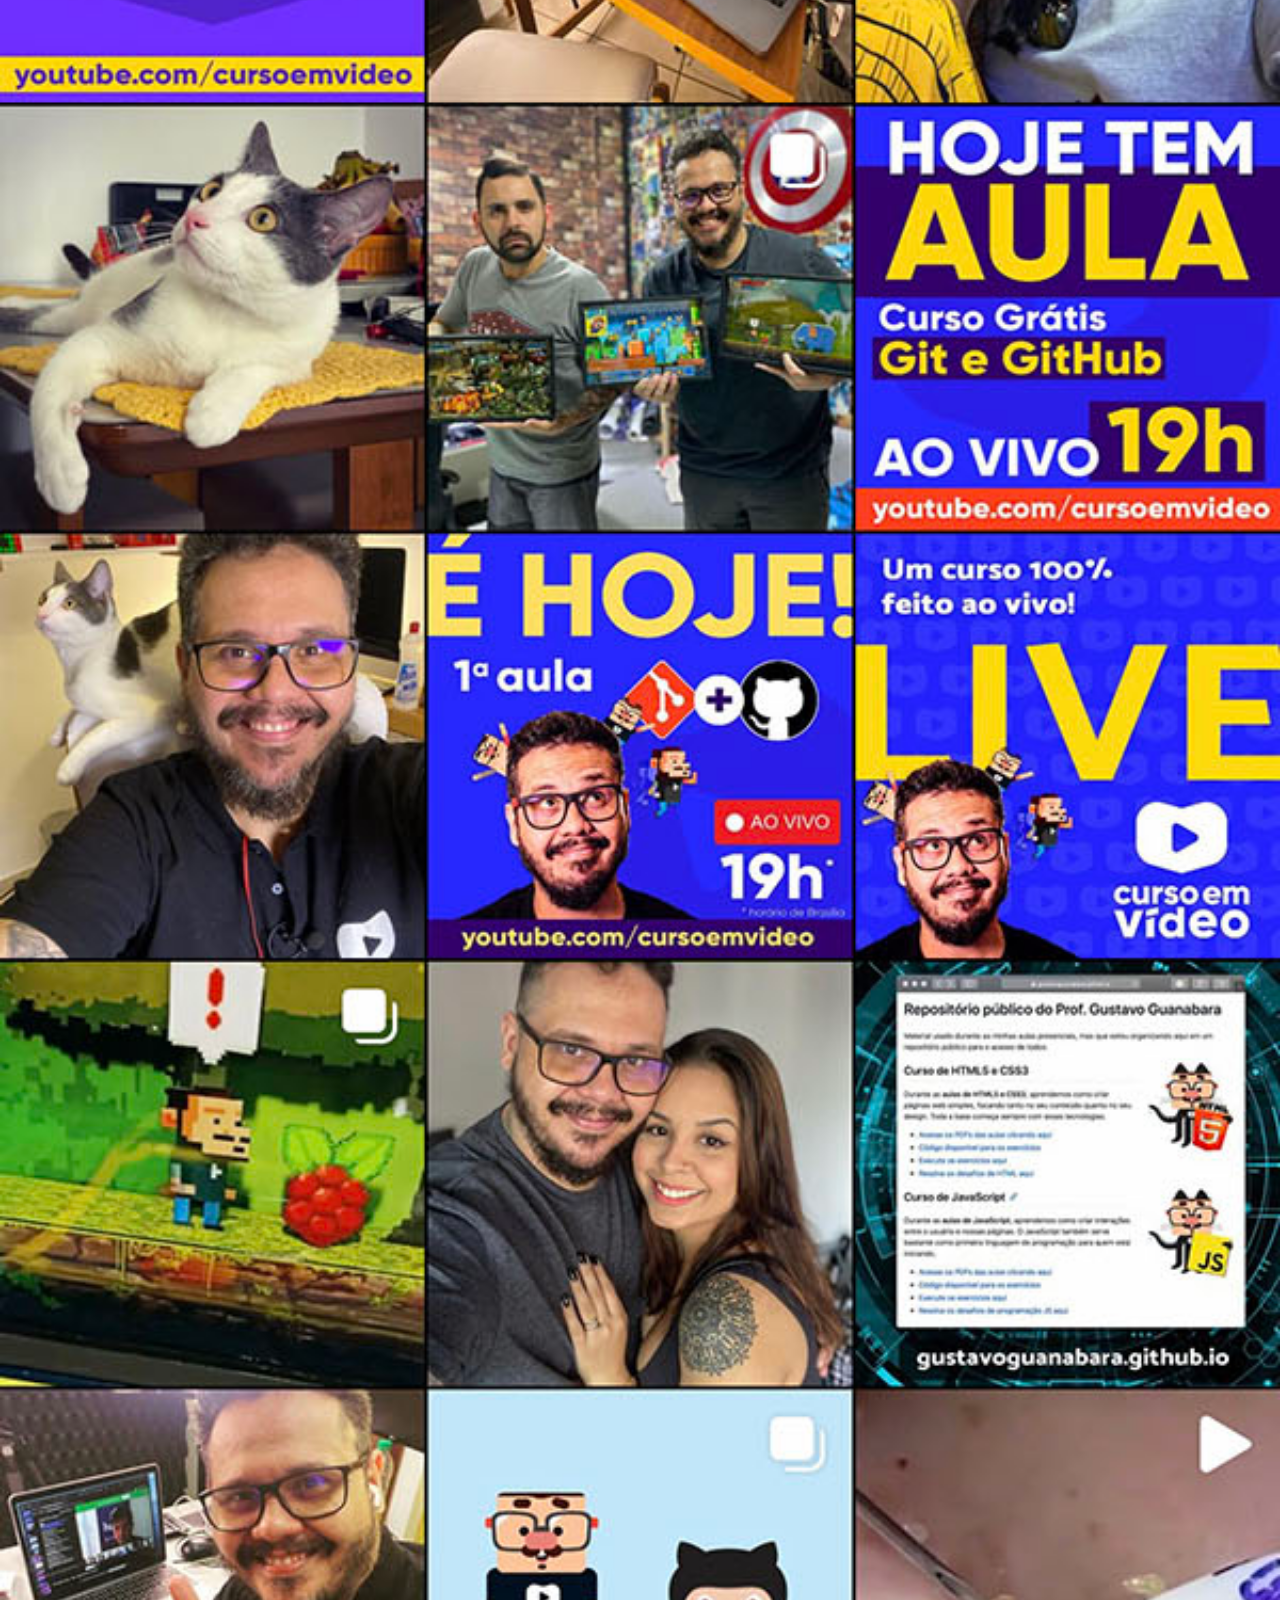
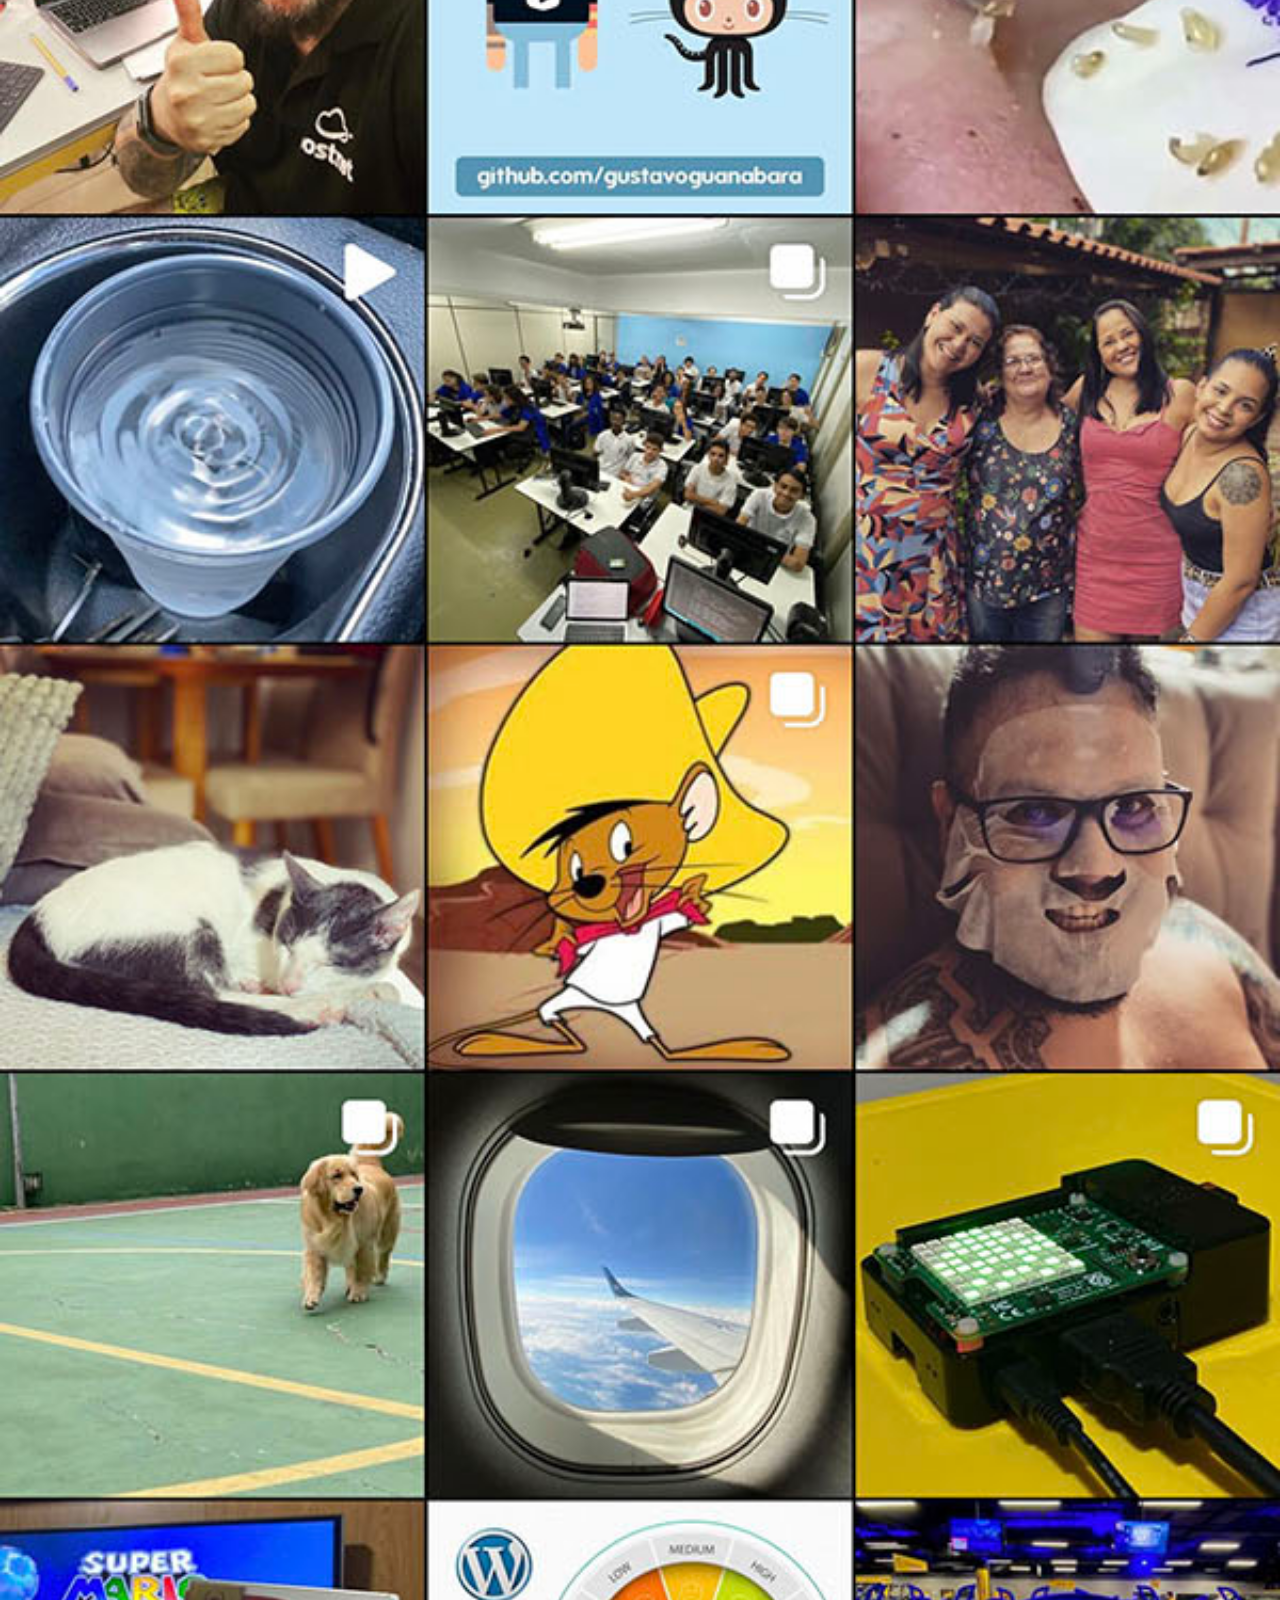
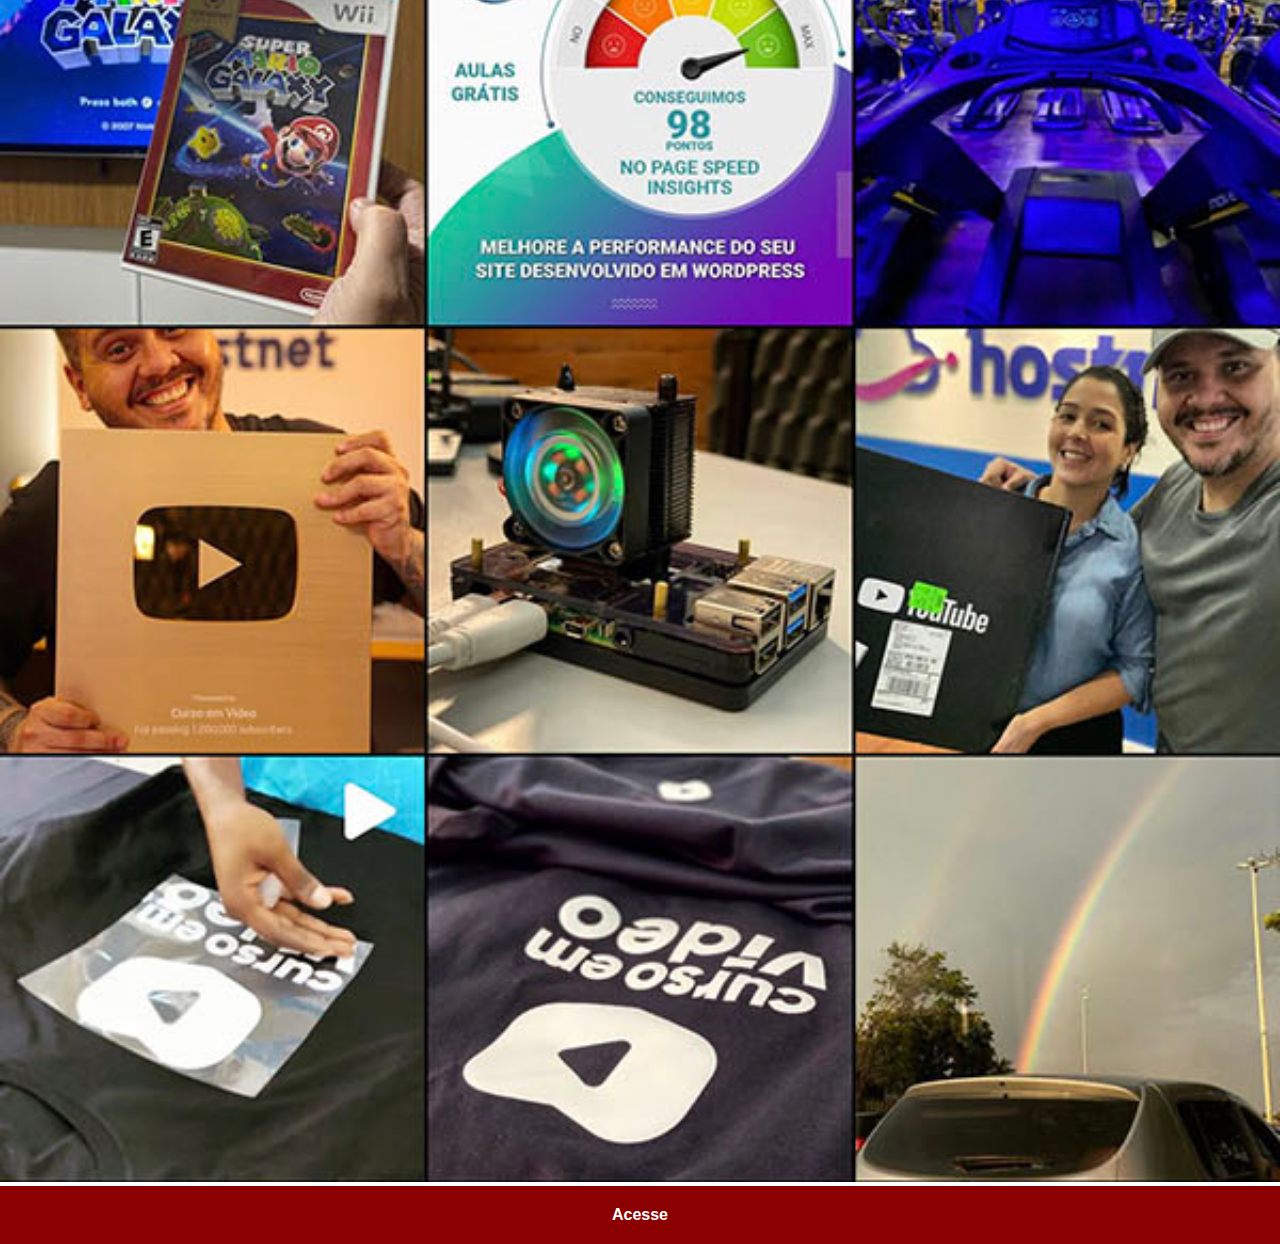
<file: social/instagram.html>
<!DOCTYPE html>
<html lang="pt-br">
<head>
    <meta charset="UTF-8">
    <meta name="viewport" content="width=device-width, initial-scale=1.0">
    <title>InsTagram</title>
    <link rel="stylesheet" href="../estilos/social.css">
</head>
<body>
    <img src="../imagens/tela-instagram.jpg" alt=""></img>
    <a href="https://www.instagram.com/cursoemvideo/" target="_blank">Acesse</a>
</body>
</html>
</file>
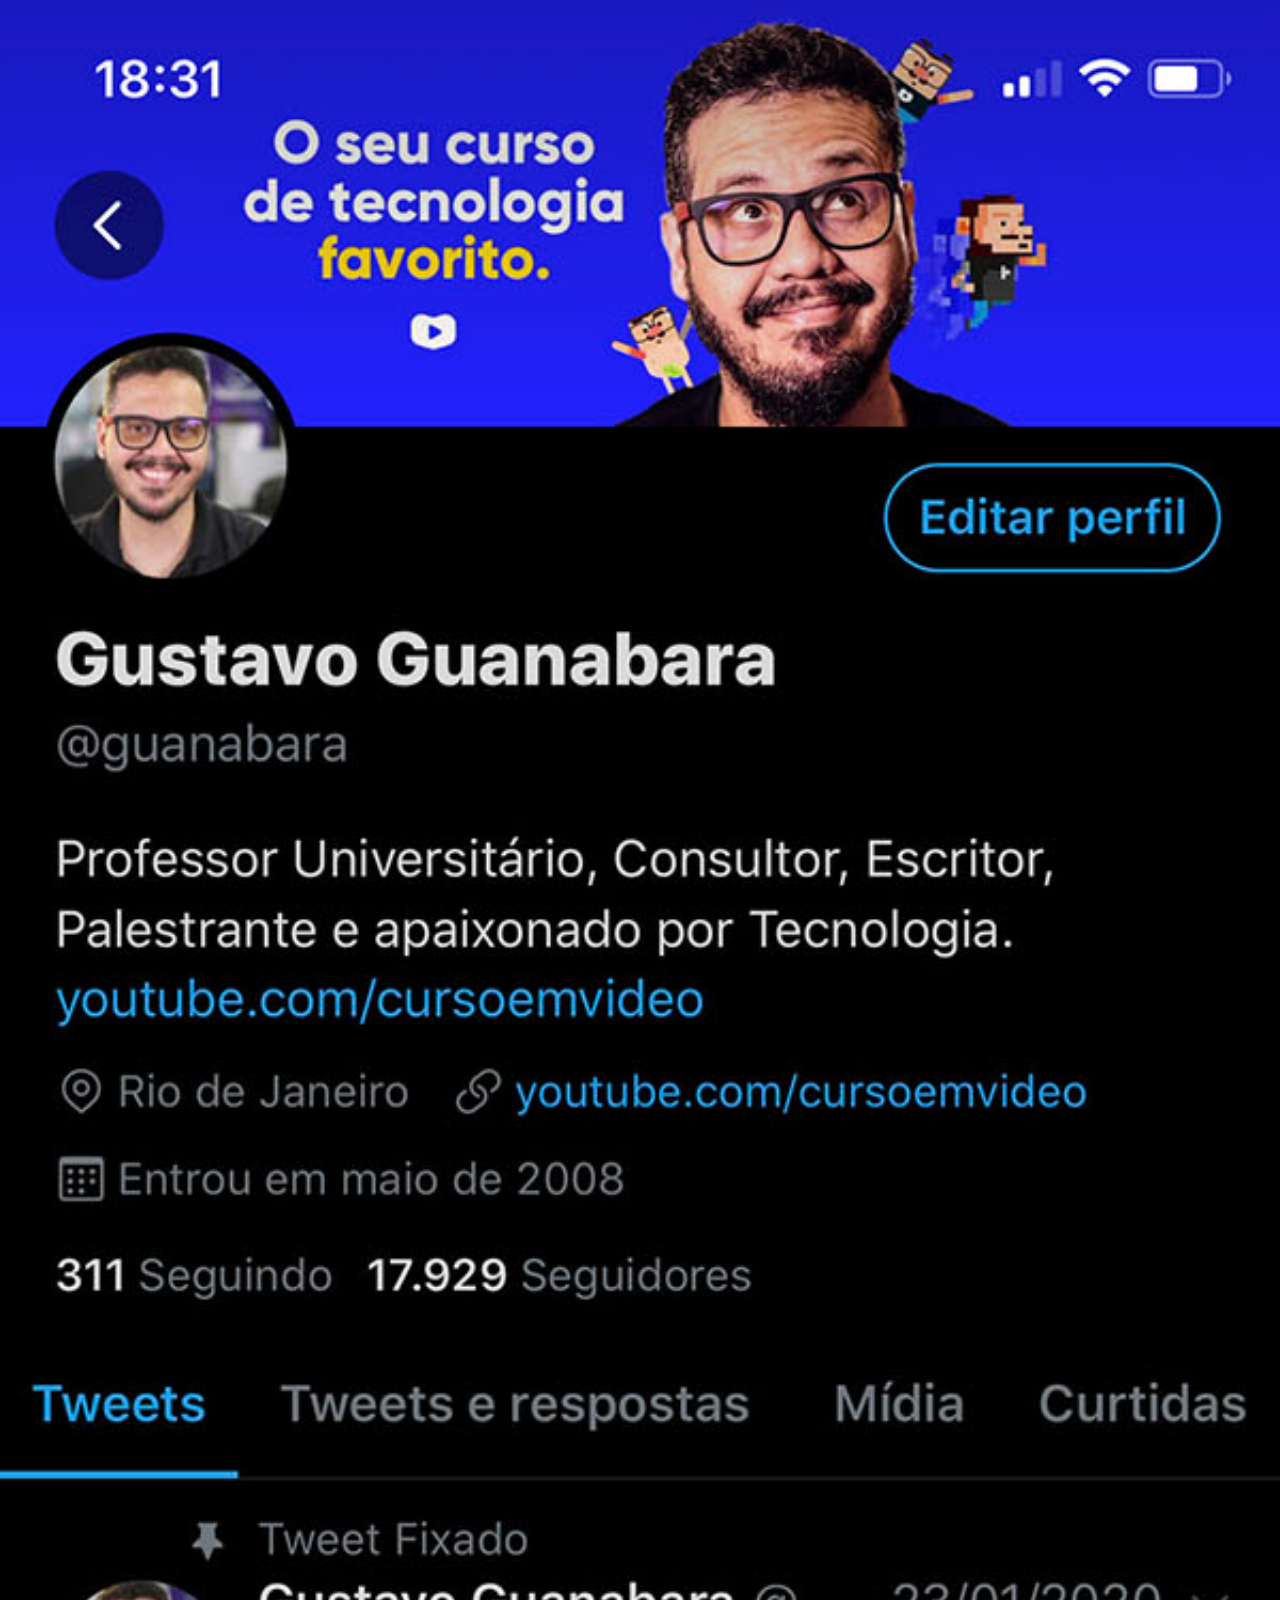
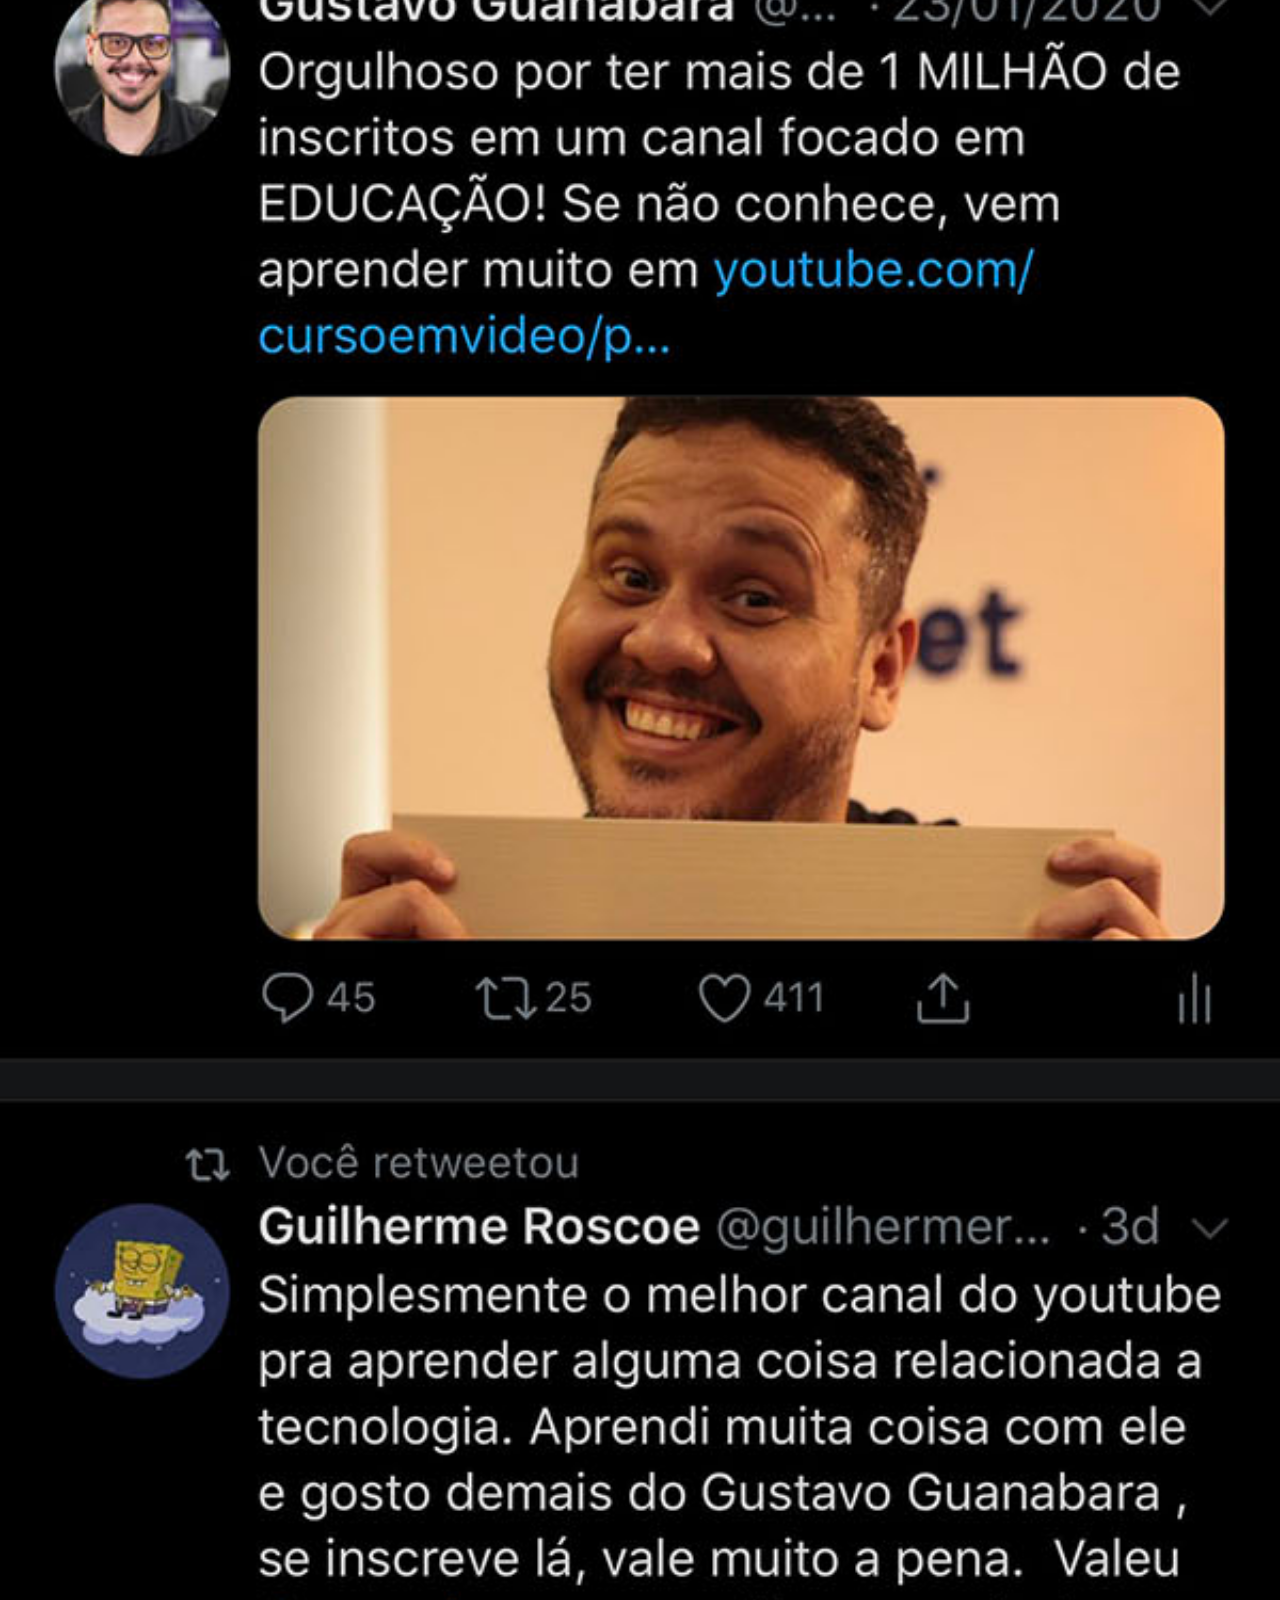
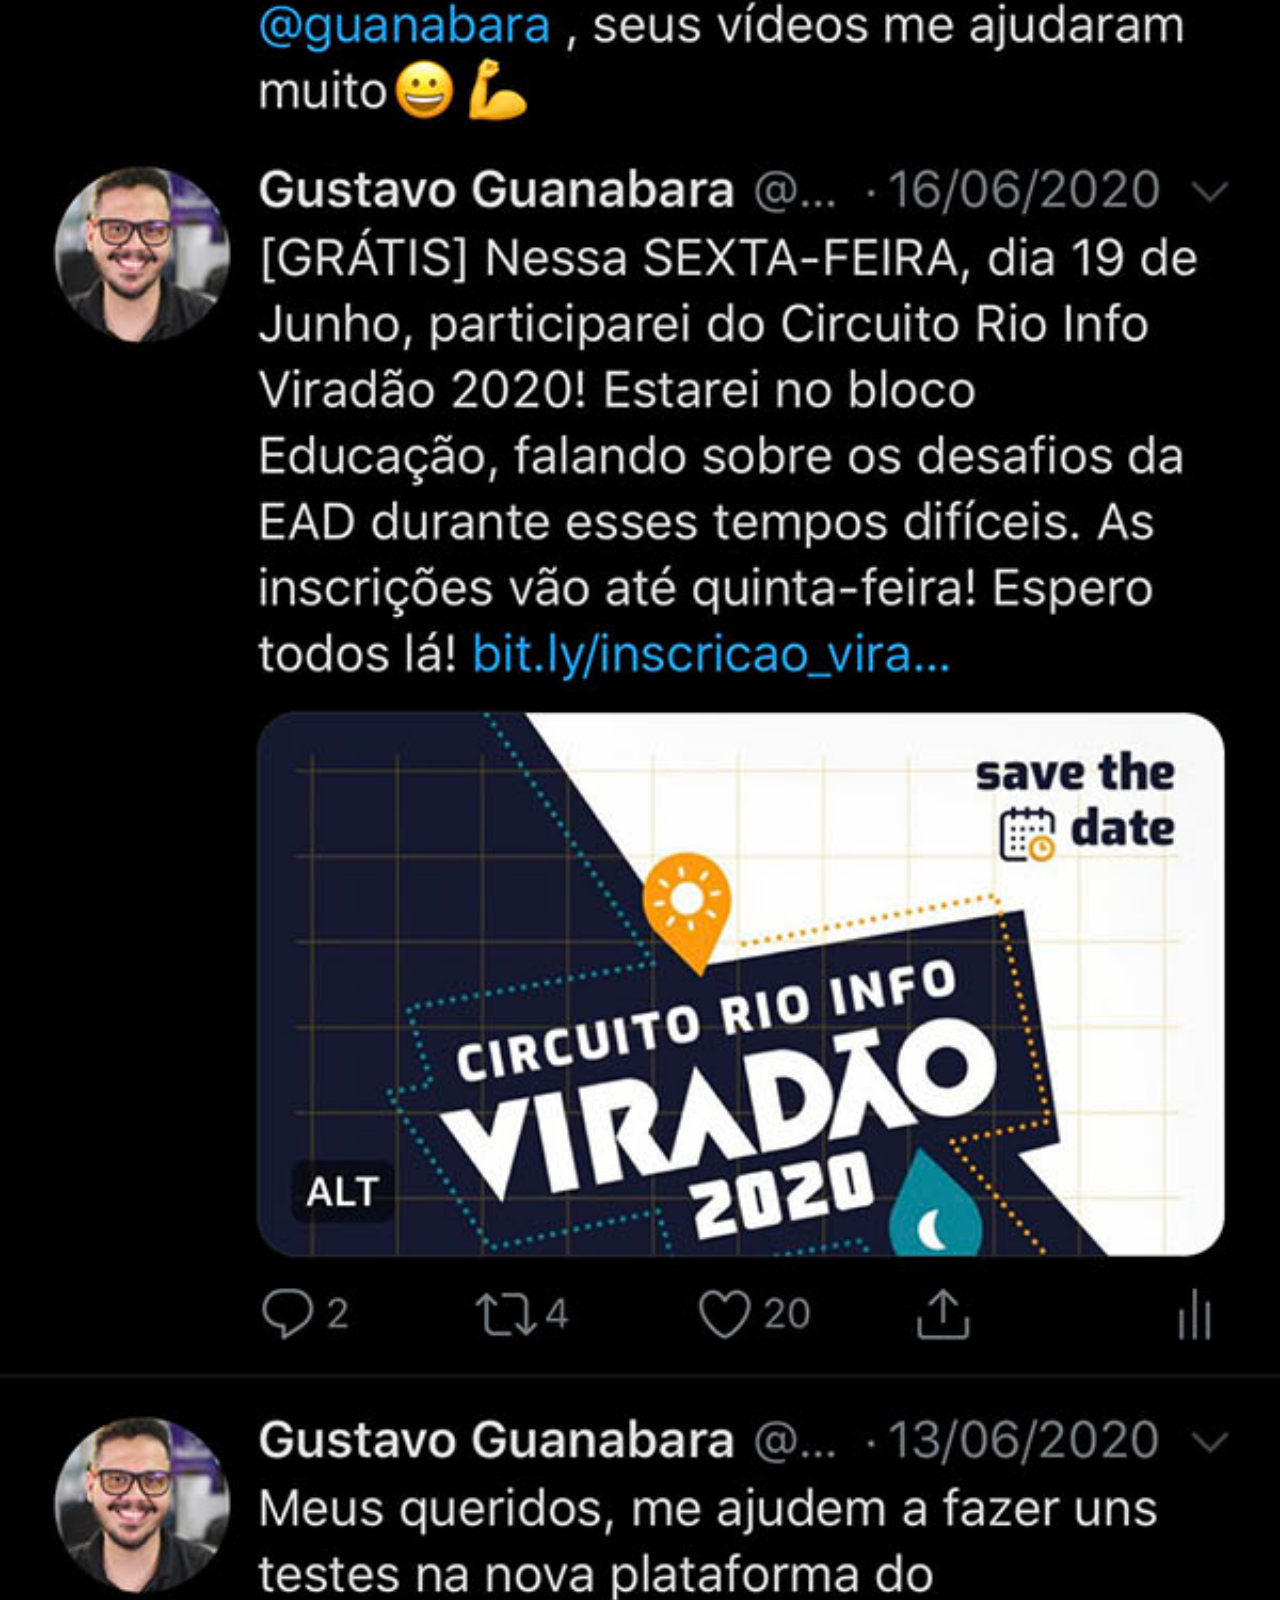
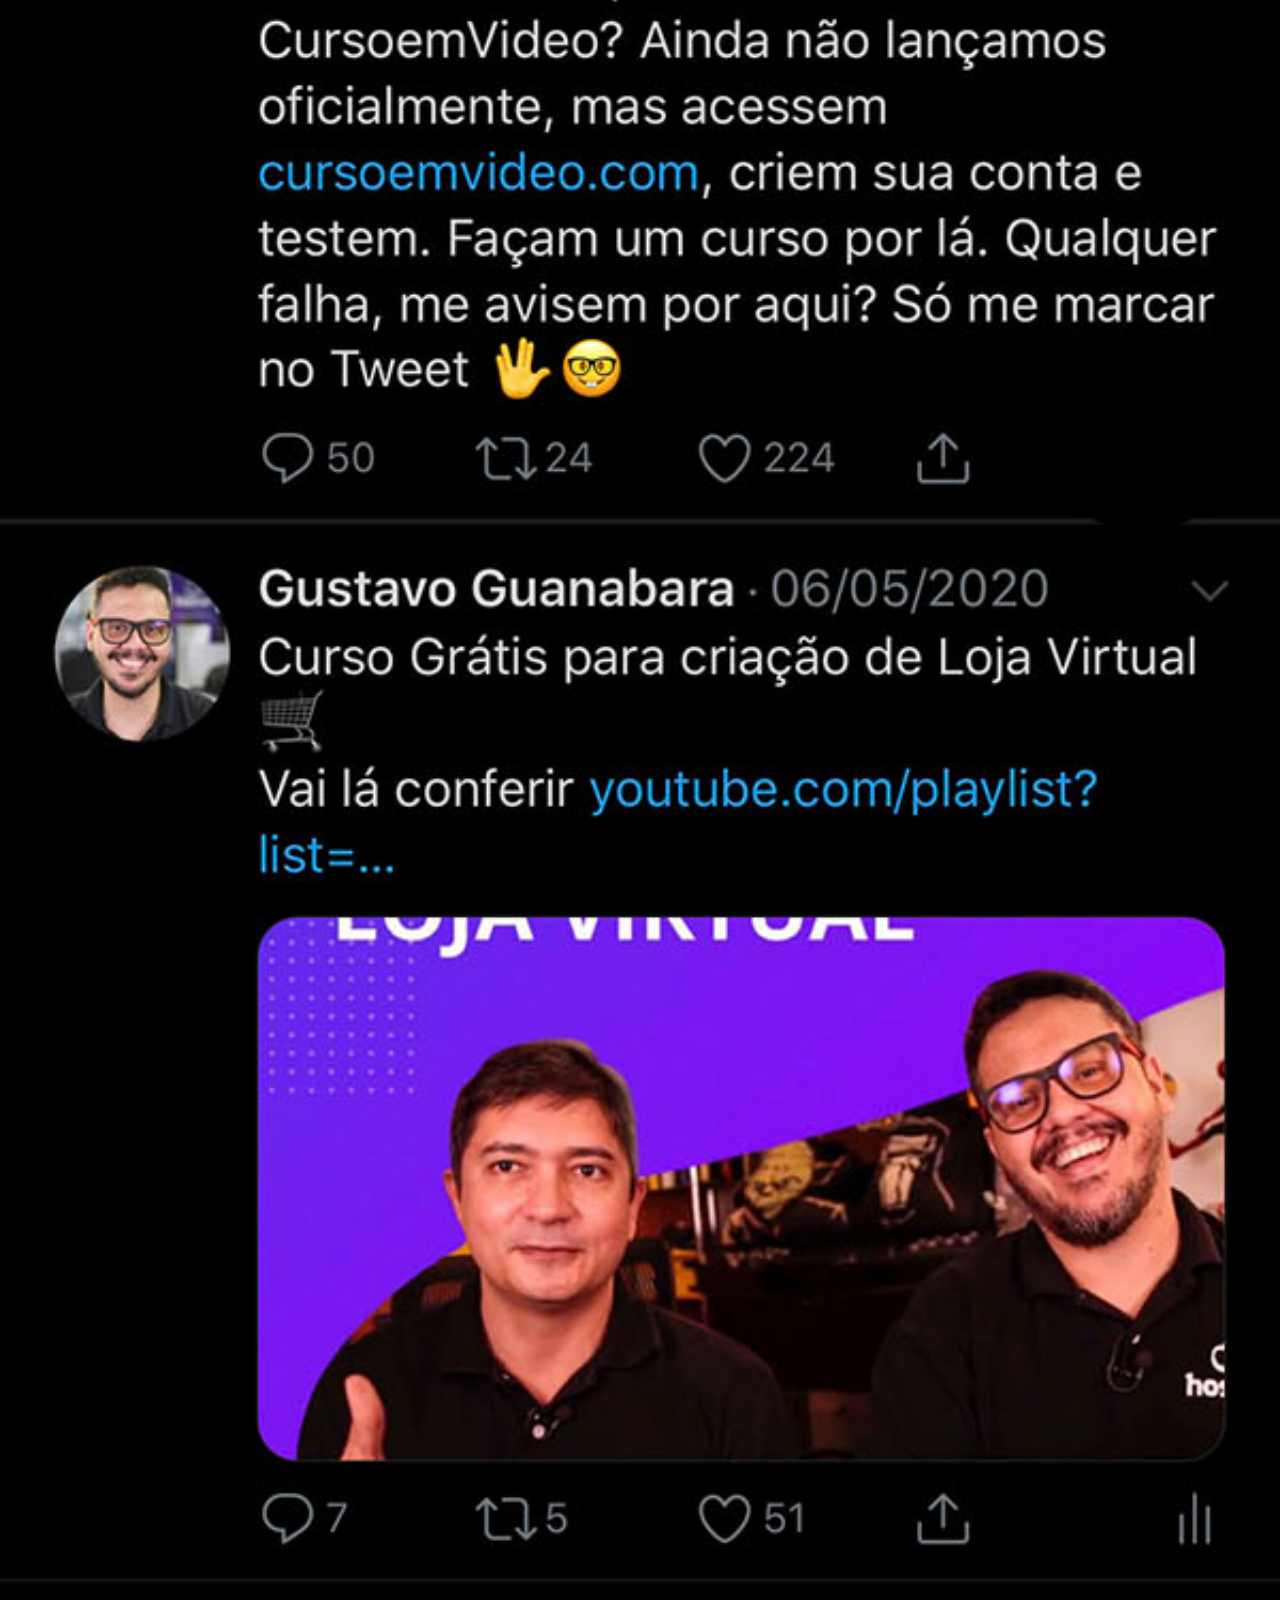
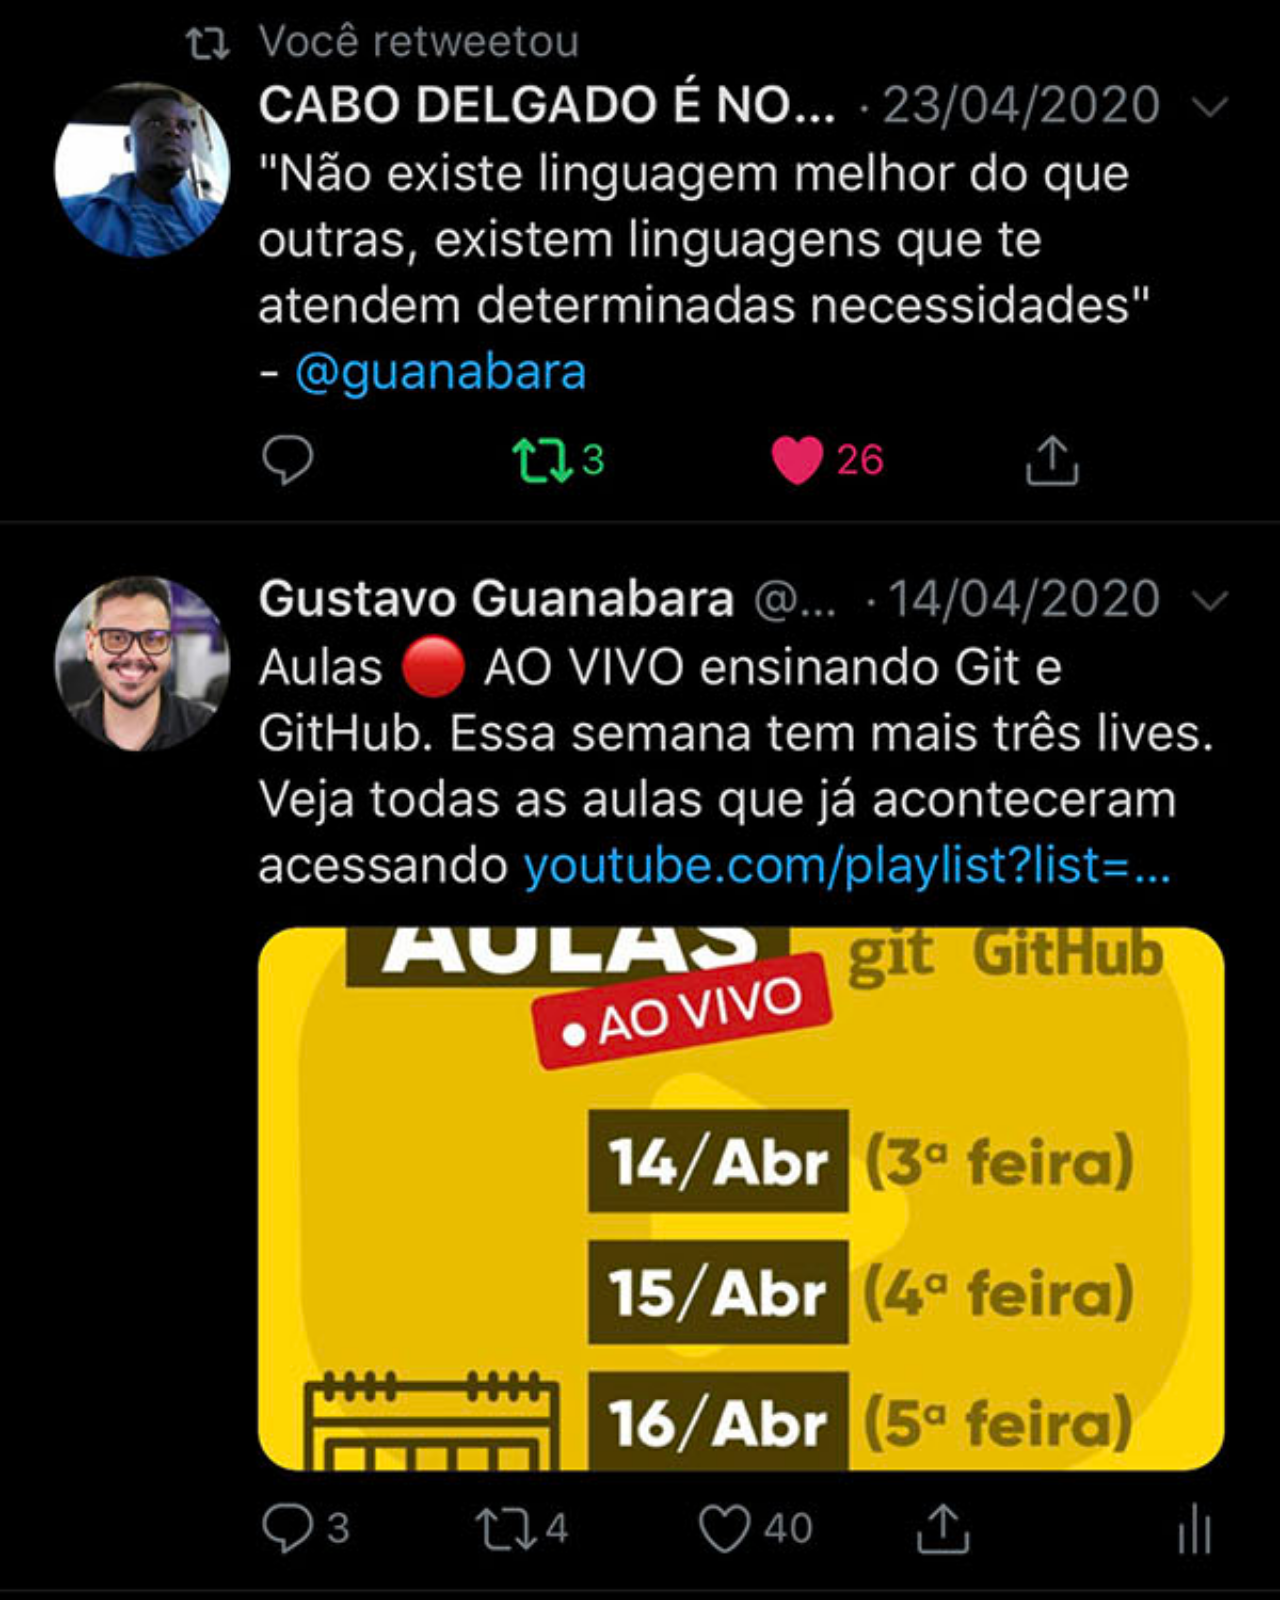
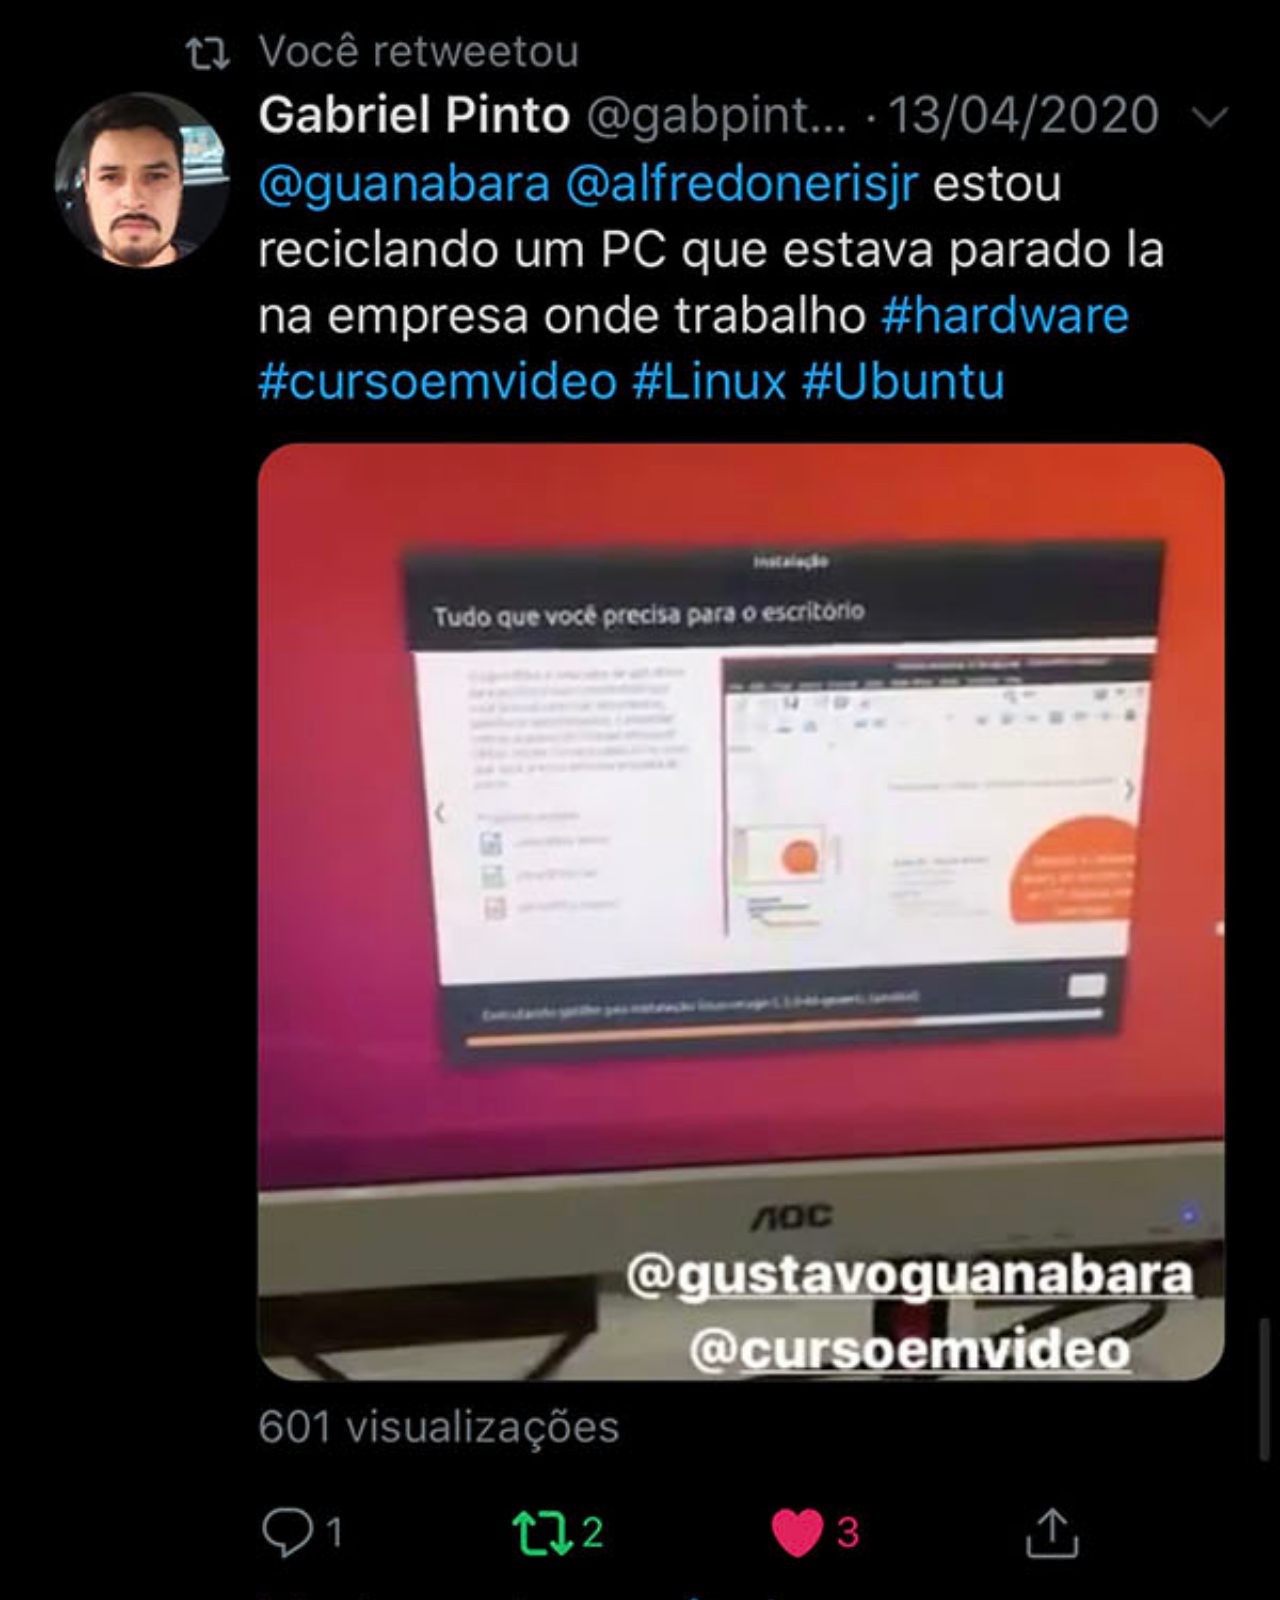
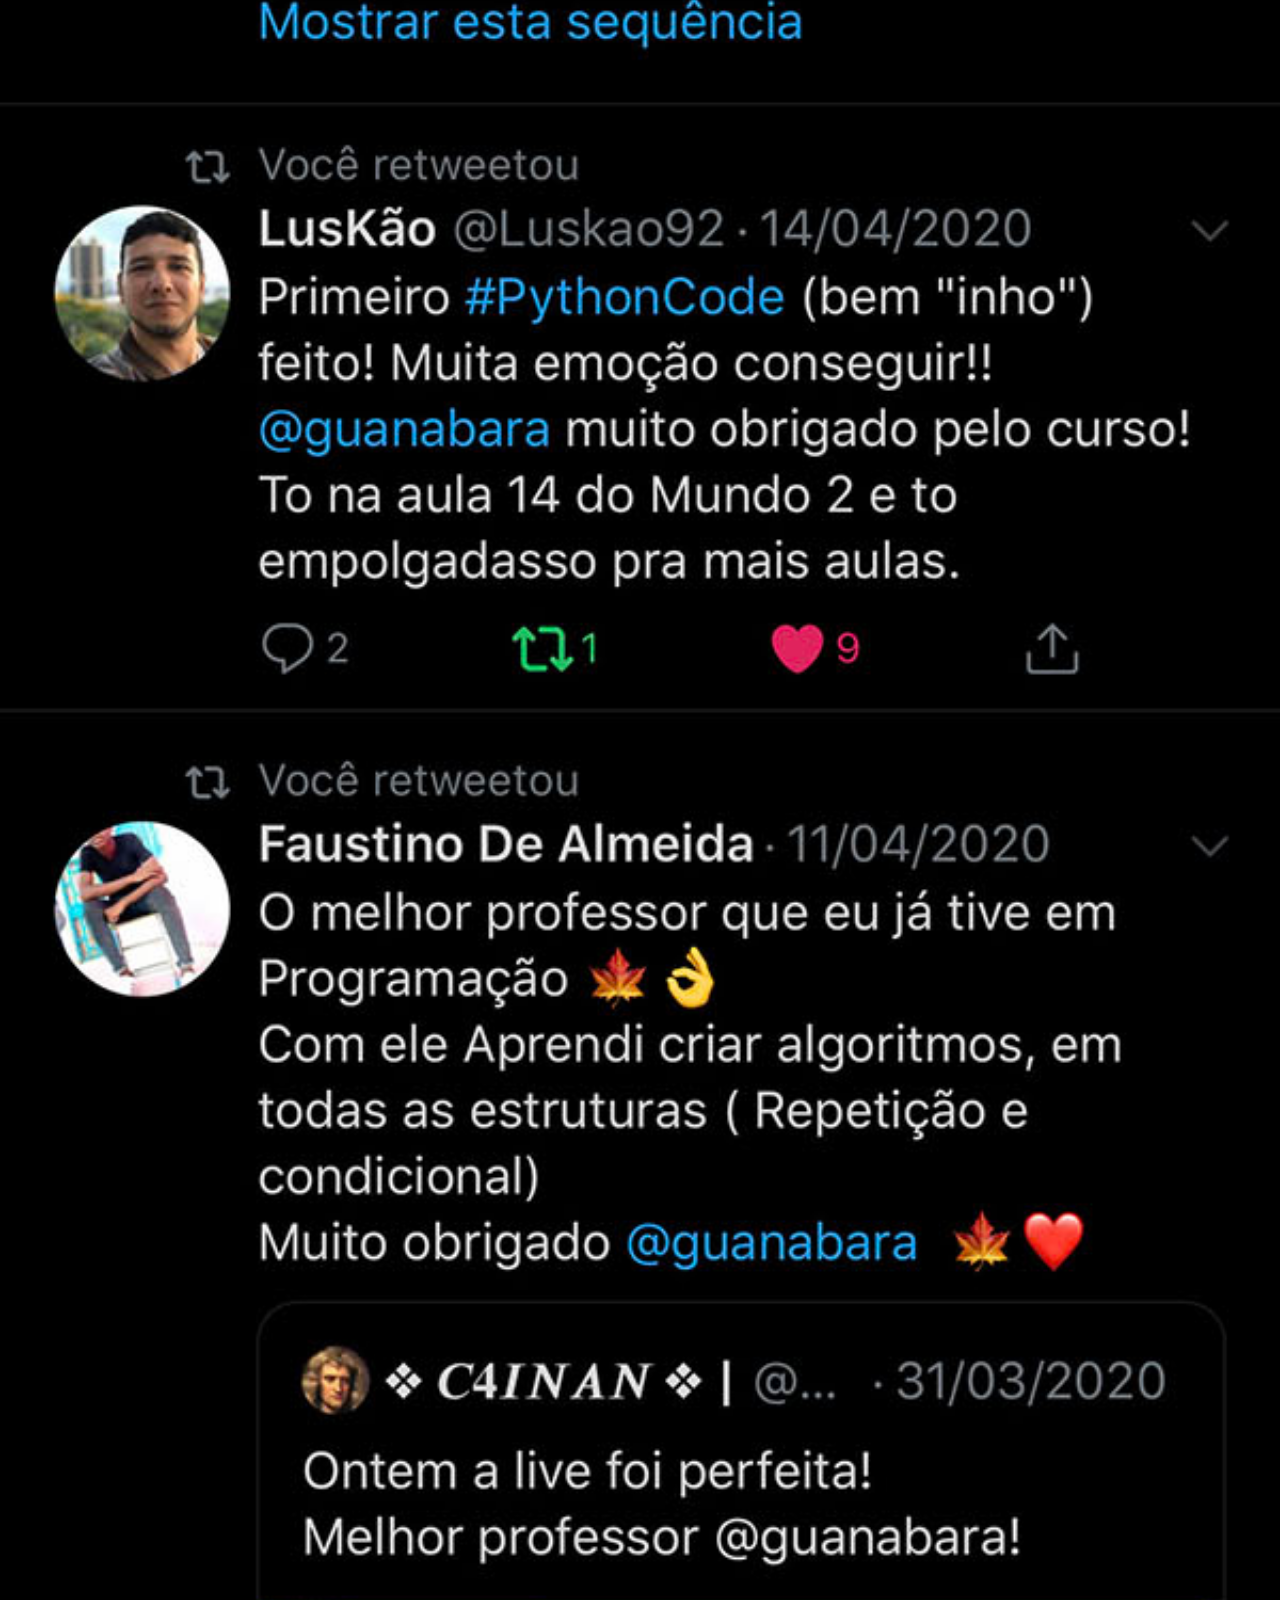
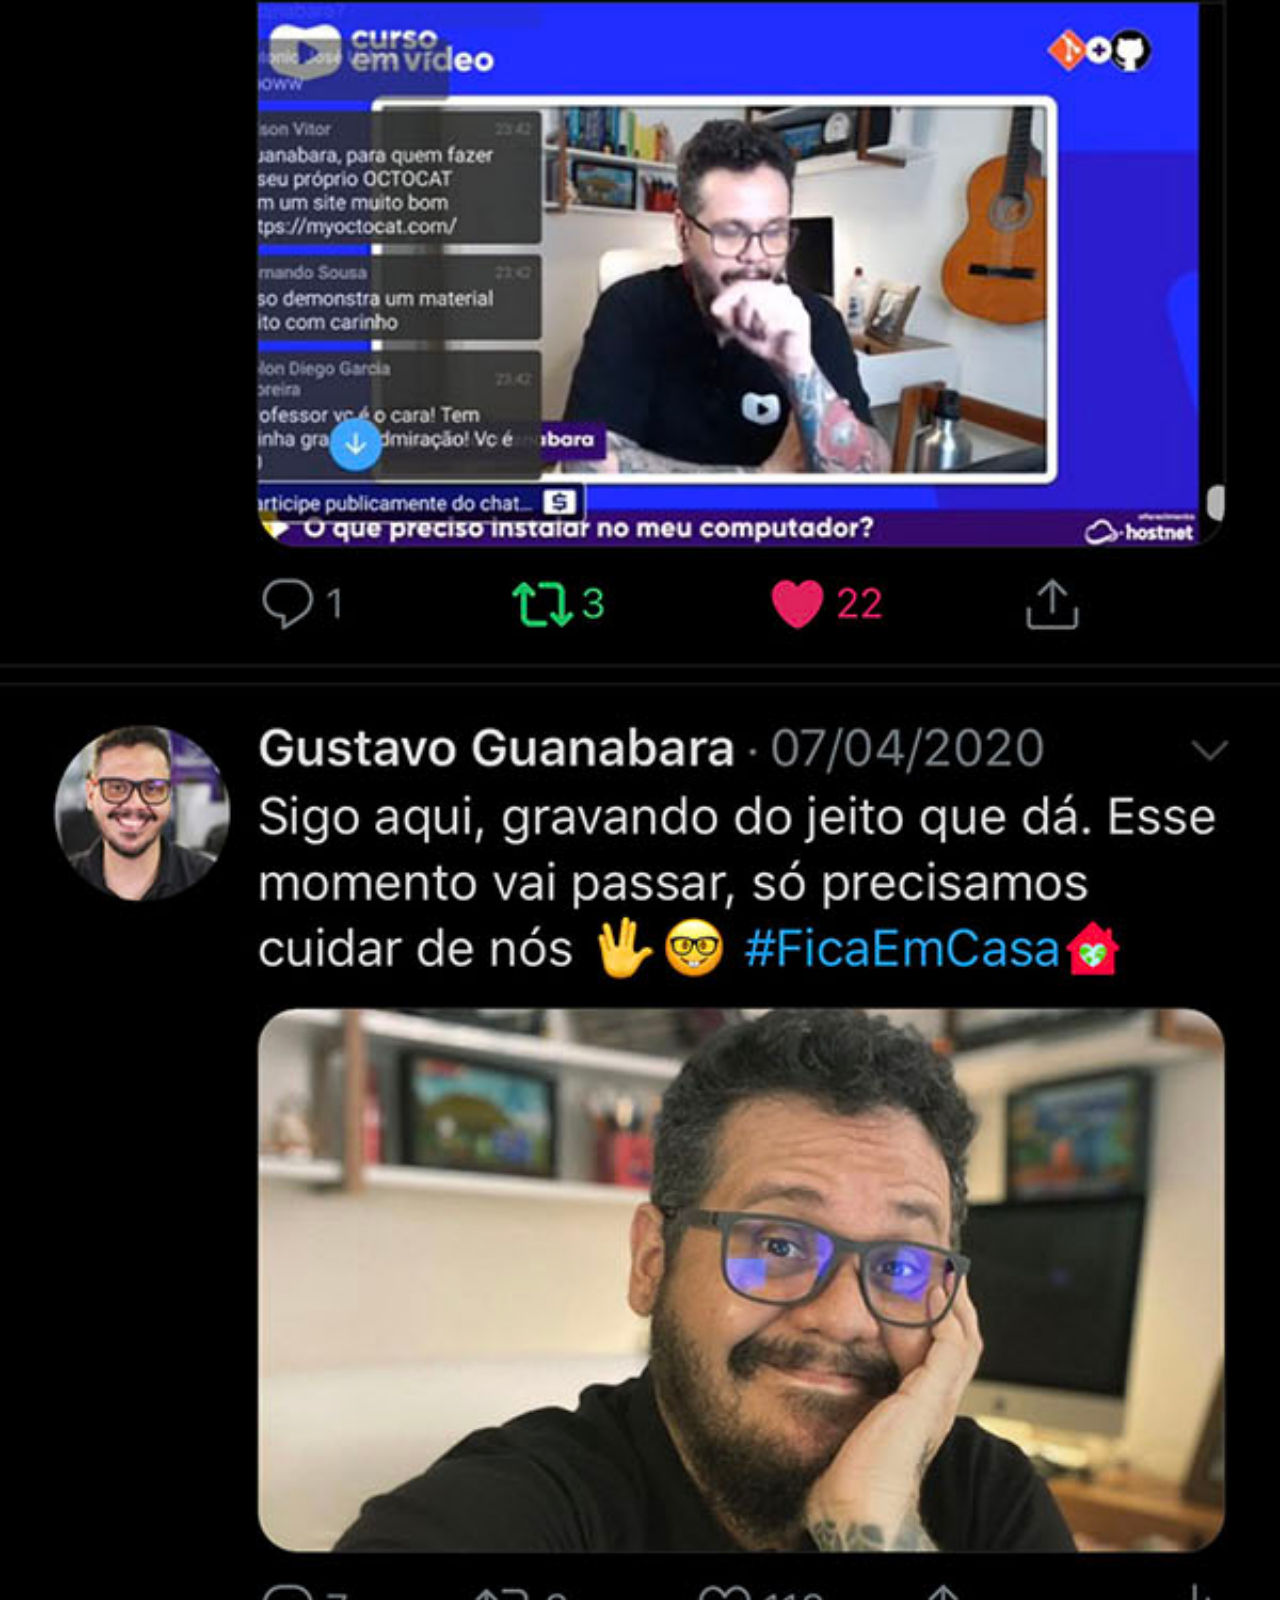
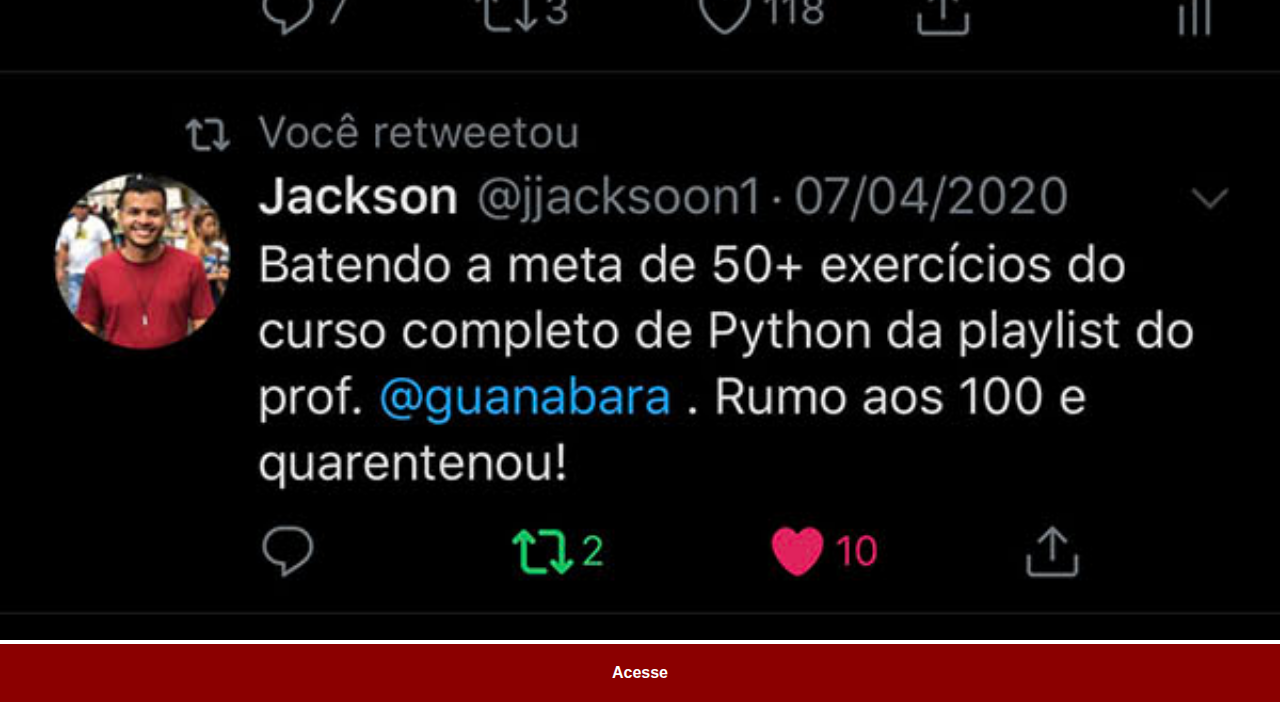
<file: social/twitter.html>
<!DOCTYPE html>
<html lang="pt-br">
<head>
    <meta charset="UTF-8">
    <meta name="viewport" content="width=device-width, initial-scale=1.0">
    <title>TwiTter</title>
    <link rel="stylesheet" href="../estilos/social.css">
</head>
<body>
    <img src="../imagens/tela-twitter.jpg" alt=""></img>
    <a href="https://x.com/cursosemvideo" target="_blank">Acesse</a>
</body>
</html>
</file>
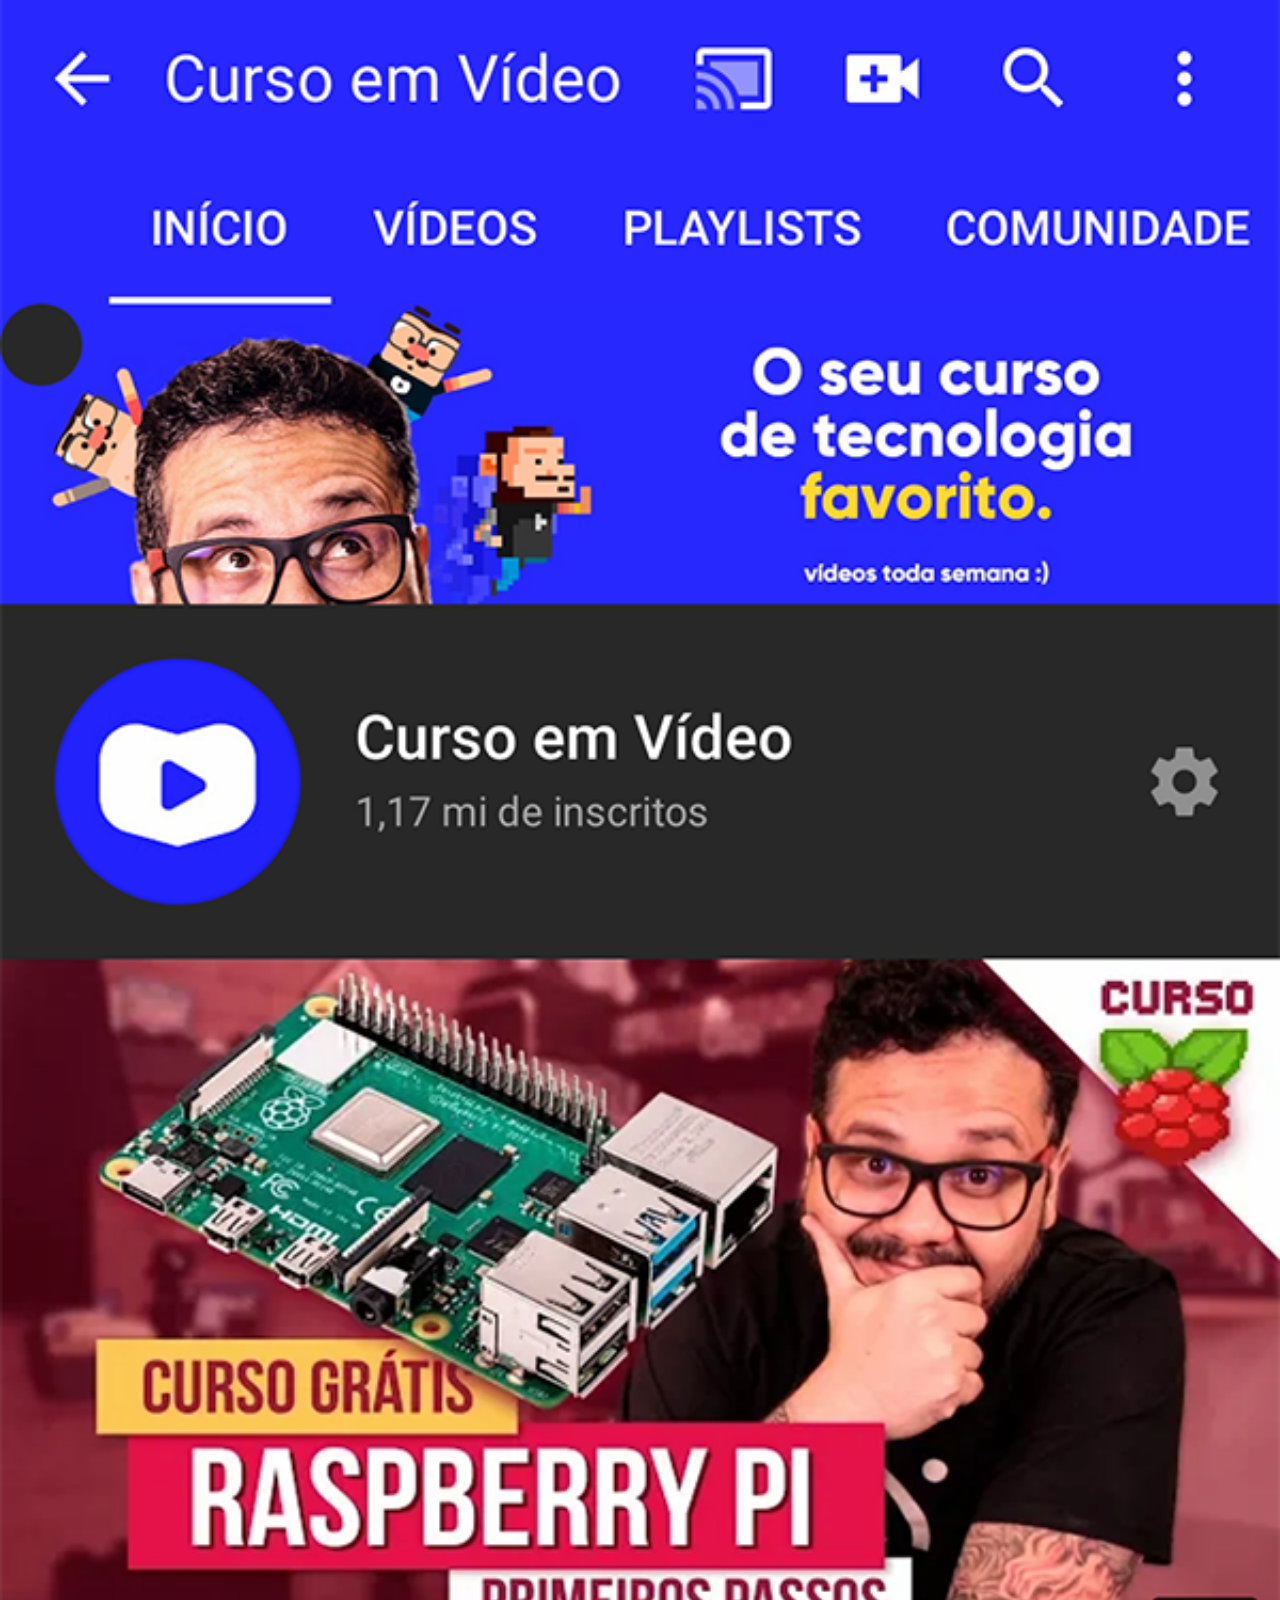
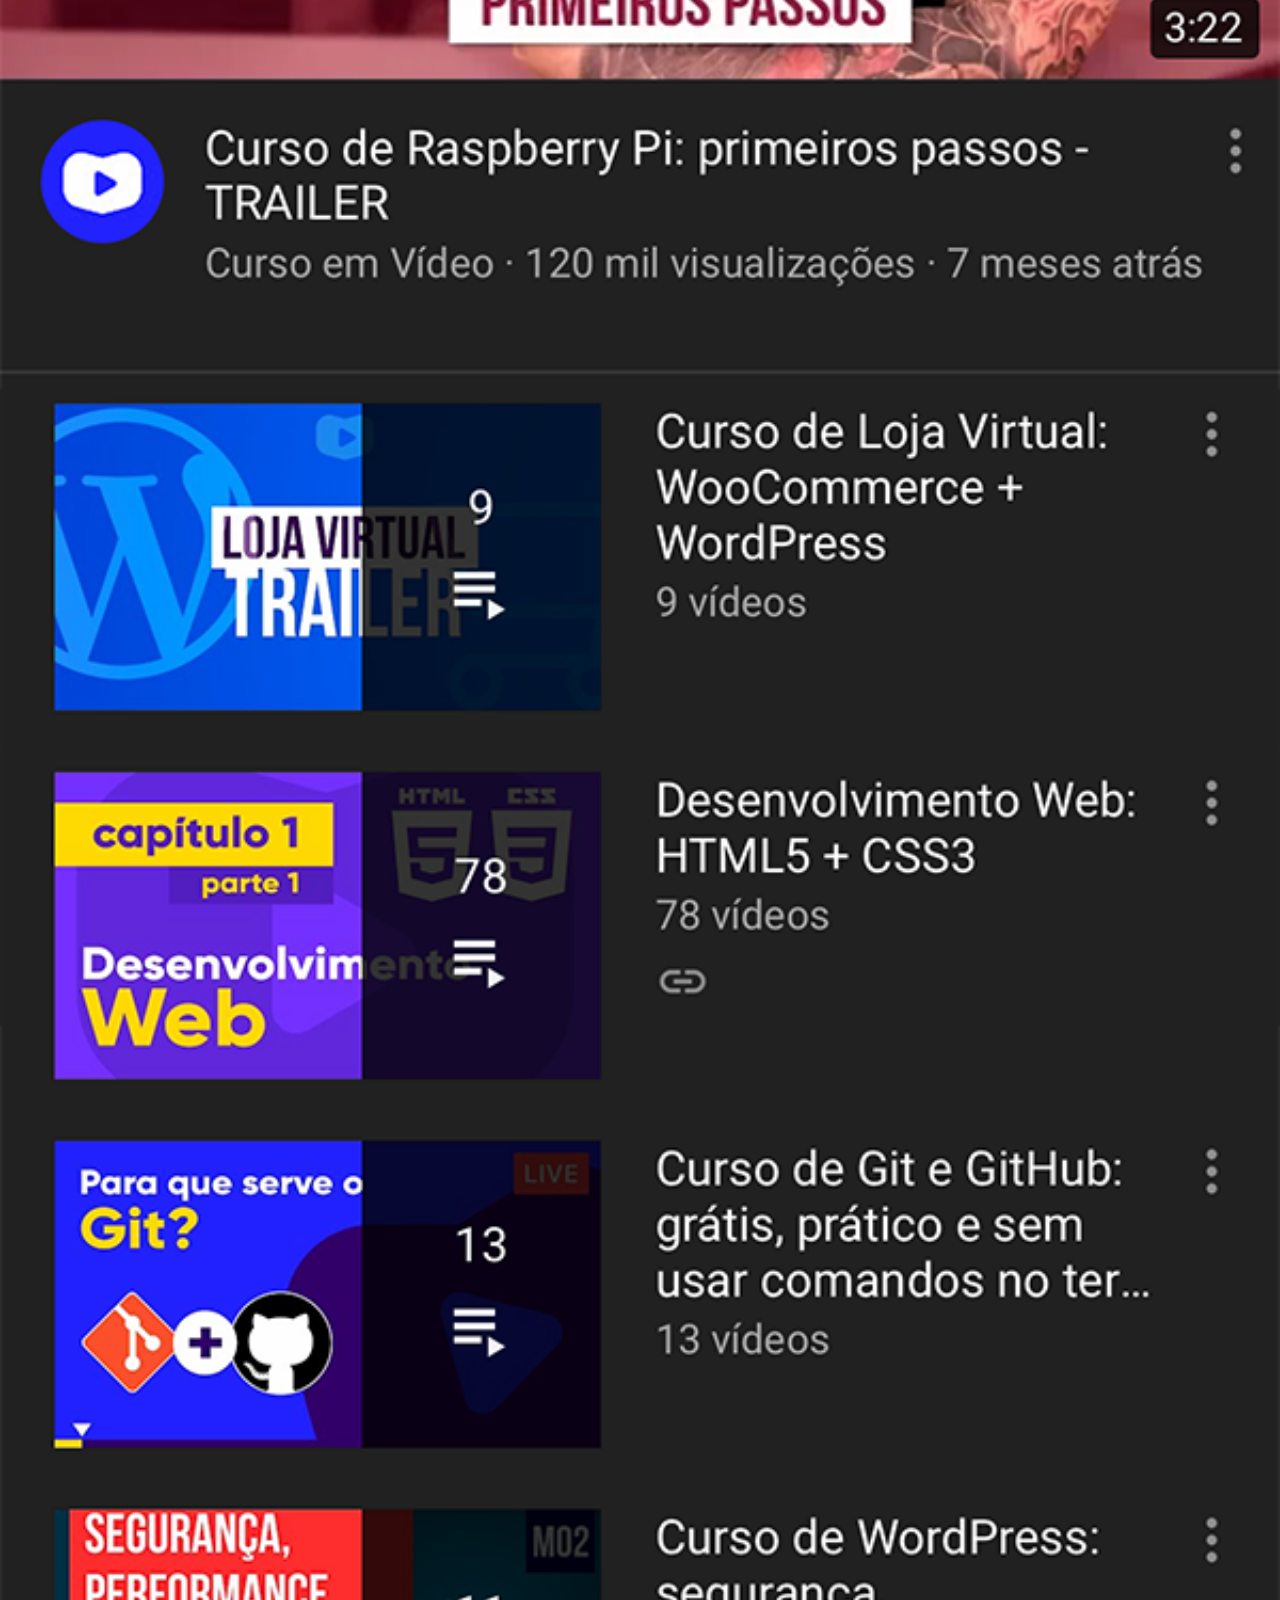
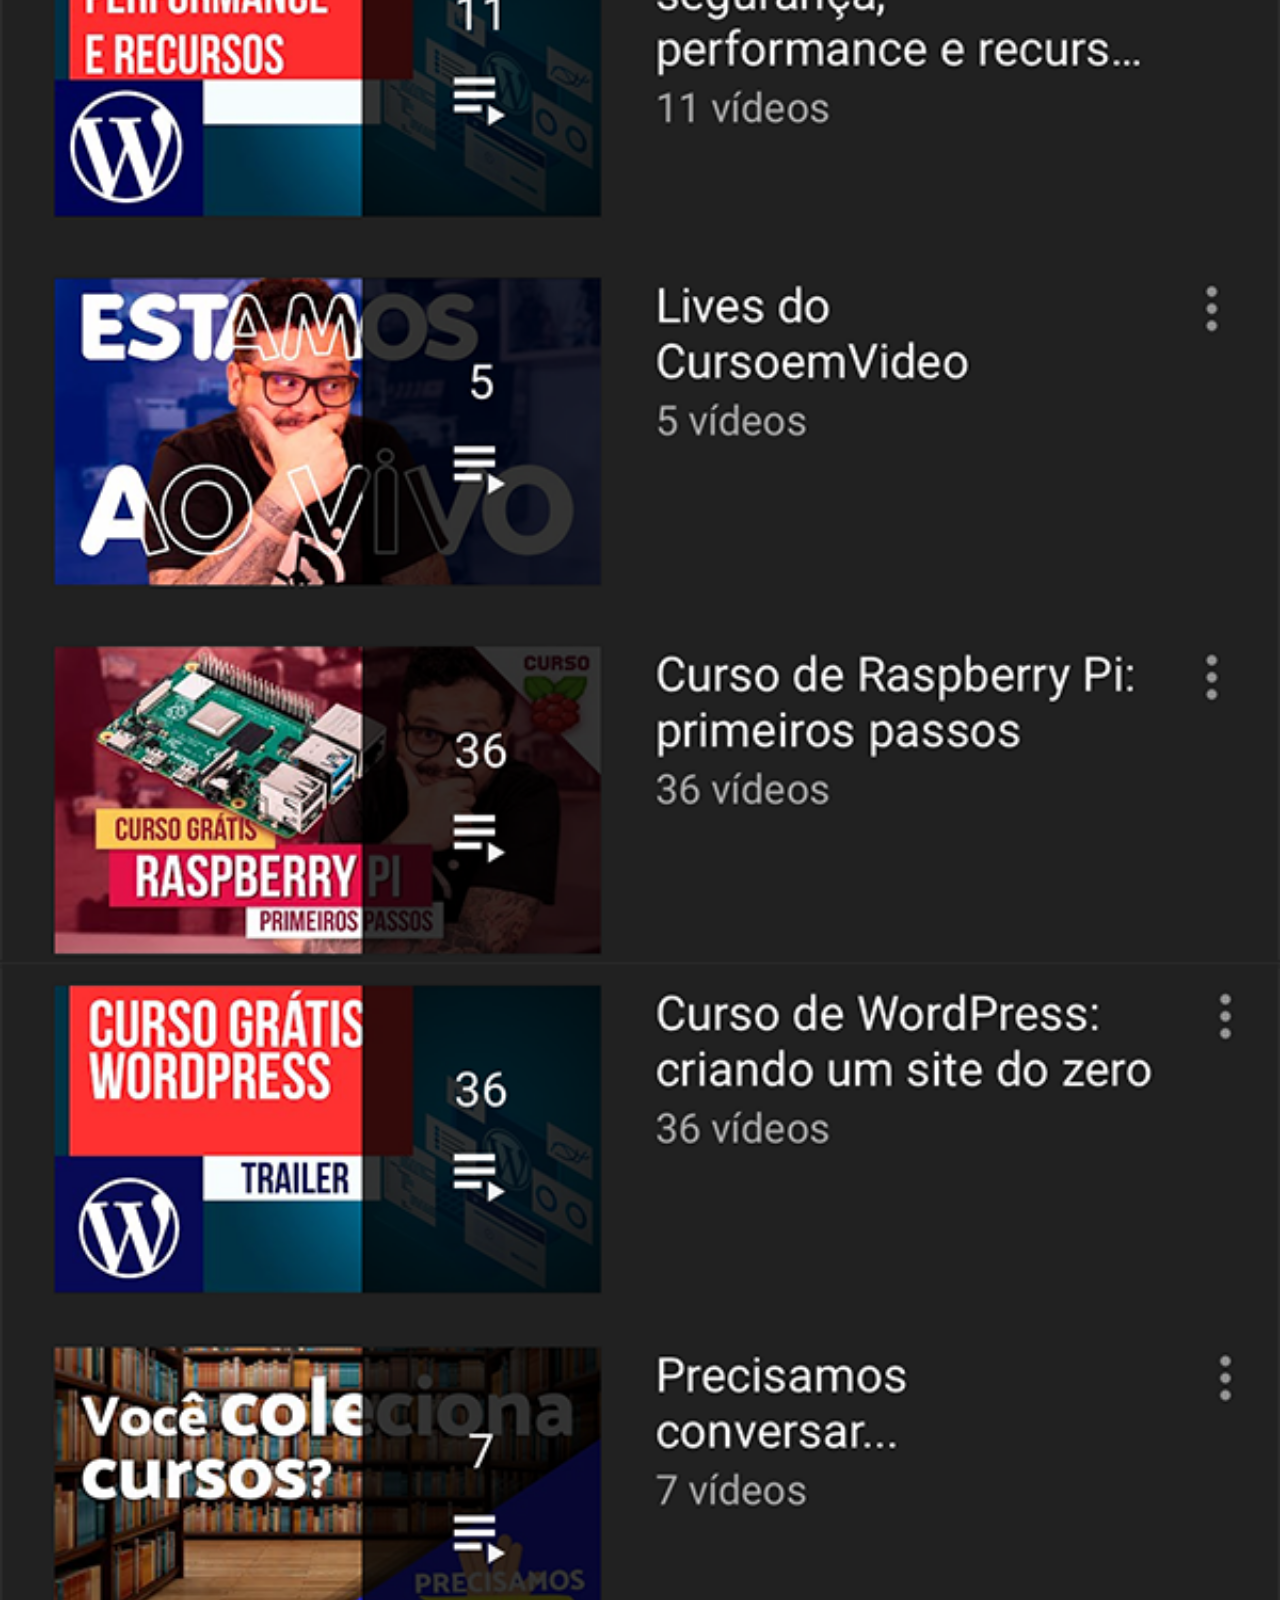
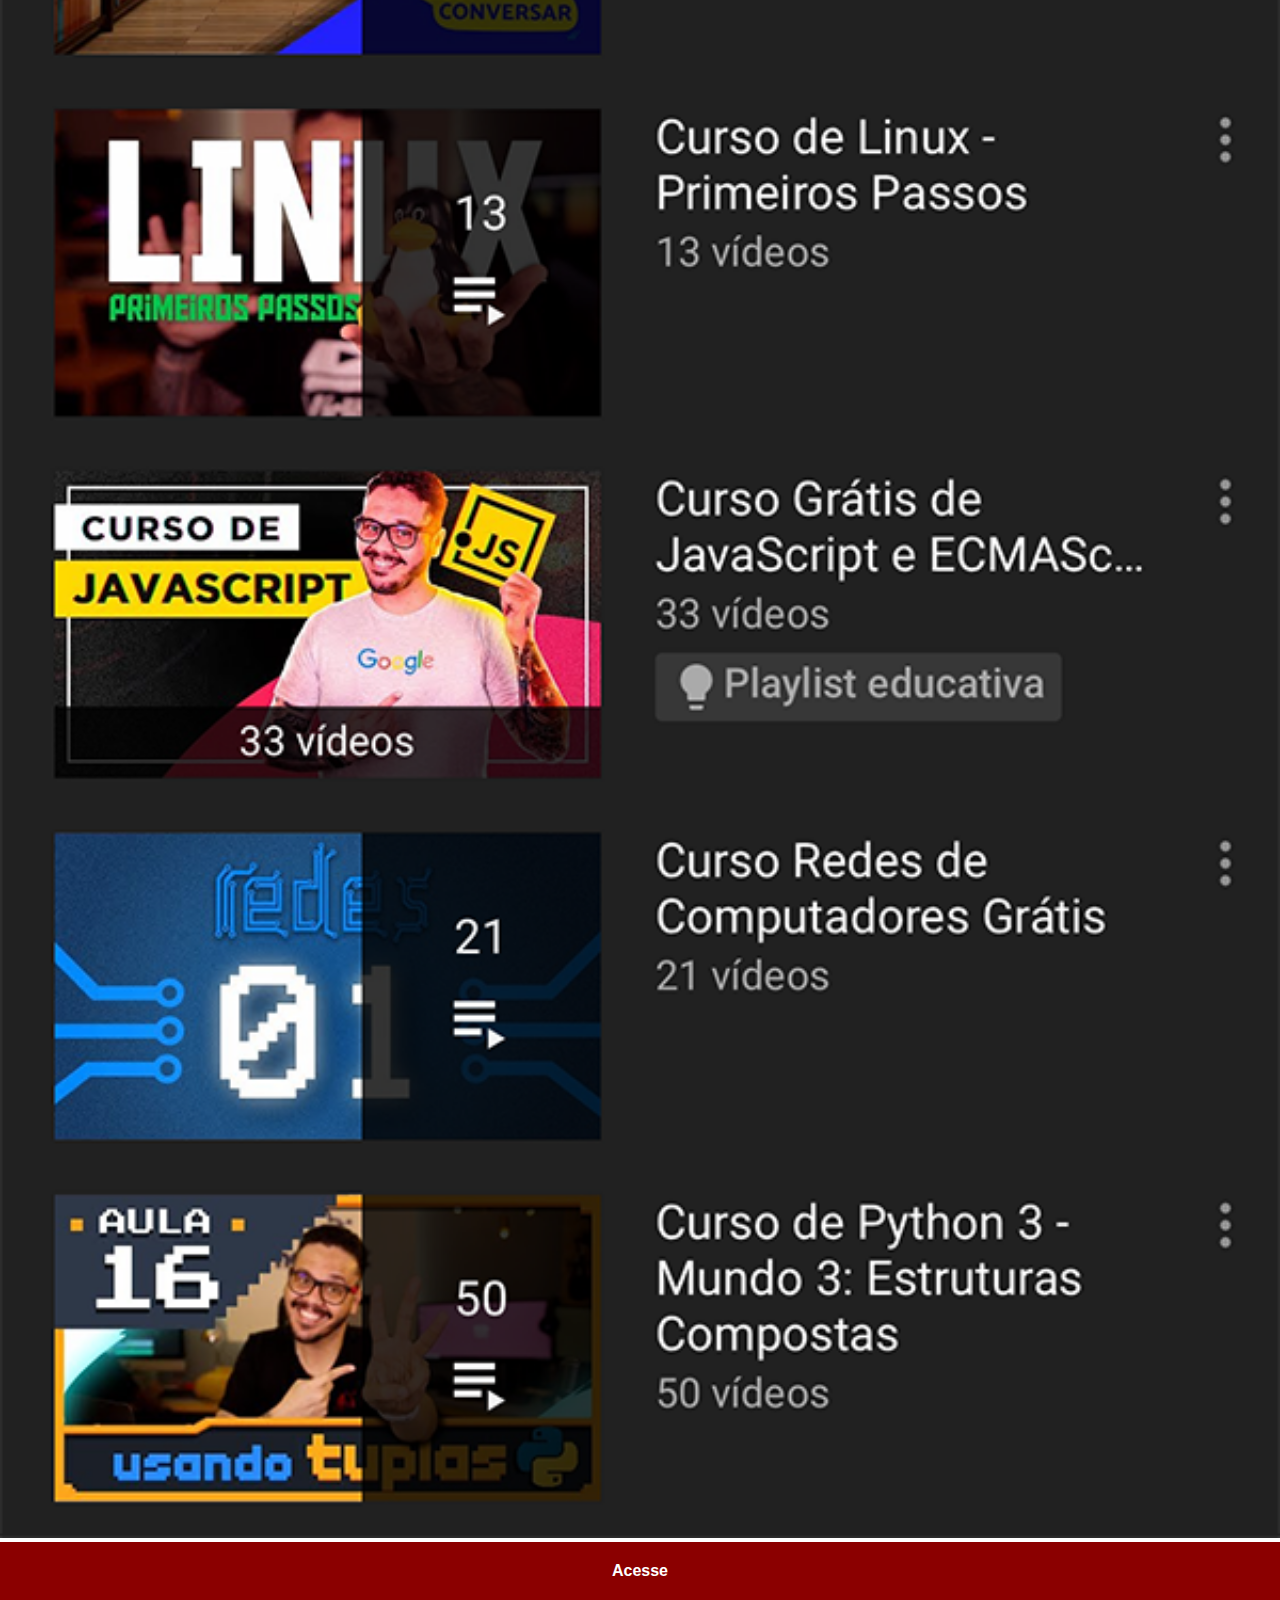
<file: social/youtube.html>
<!DOCTYPE html>
<html lang="pt-br>
<head>
    <meta charset="UTF-8">
    <meta name="viewport" content="width=device-width, initial-scale=1.0">
    <title>Youtube</title>
    <link rel="stylesheet" href="../estilos/social.css">
    <style>/*
        *{
            margin: 0px;
            padding: 0px;
            font-family: Arial, Helvetica, sans-serif;
        }

        ::-webkit-scrollbar{
            width: 0px;
            height: 0px;
        }


        img{
            width: 100vw;
        }
        a{
            display: block;
            background-color: darkred;
            color: white;
            padding: 20px; 
            text-align: center;
            font-weight: bolder;
            text-decoration: none;
        }

        a:hover{
            background-color: red;
        }*/
    </style>
</head>
<body>
    <img src="../imagens/tela-youtube.png" alt="YouTube"></img>
    
    <a href="https://www.youtube.com/@cursoemvideo" target="_blank">Acesse</a>
</body>
</html>
</file>
<file: estilos/style.css>
@charset "UTF-8";

*{
    margin: 0px;
    padding: 0px;
    font-family: Arial, Helvetica, sans-serif;
}

html,body{
    height: 100vh;
    width: 100vw;
    background-color: black;
}

body{
    background: url('../imagens/fundo-madeira.jpg') no-repeat  top center fixed;
    
    background-size: cover; 
}


main{
    position: relative;
    height: 100vh;
    
}

section#telefone{
    position: absolute;

    top: 50%;
    left: 50%;

    transform: translate(-50%, -50%);

    height: 627px;
    width: 311px;
    background-image: url('../imagens/frame-iphone.png');
    background-repeat: no-repeat;
    background-size: contain;
    
}

iframe#tela{
    position: relative;
    top: 50%;
    left: 50%;

    width: 267px;
    height: 471px;

    transform: translate(-50%,-50%) ;
}


section#redes-sociais {
    text-align: right;
}

section#redes-sociais img{
    width: 50px;
    margin: 10px;
    border-radius: 50%;
    box-shadow: 2px 2px 5px rgba(0, 0, 0, 0.395);
    box-sizing: border-box;
}

section#redes-sociais img:hover{
    border: 2px solid rgba(255, 255, 255, 0.597);
    transform: translate(-2px,-2px);/*left, top*/
    box-shadow: 5px 5px 10px rgba(0, 0, 0, 0.605);
    transition:  transform 0.2s, border 3s;
}
</file>
<file: estilos/social.css>
@charset "UTF-8";
*{
            margin: 0px;
            padding: 0px;
            font-family: Arial, Helvetica, sans-serif;
        }

        ::-webkit-scrollbar{
            width: 0px;
            height: 0px;
        }


        img{
            width: 100vw;
        }
        a{
            display: block;
            background-color: darkred;
            color: white;
            padding: 20px; 
            text-align: center;
            font-weight: bolder;
            text-decoration: none;
        }

        a:hover{
            background-color: red;
        }
</file>
